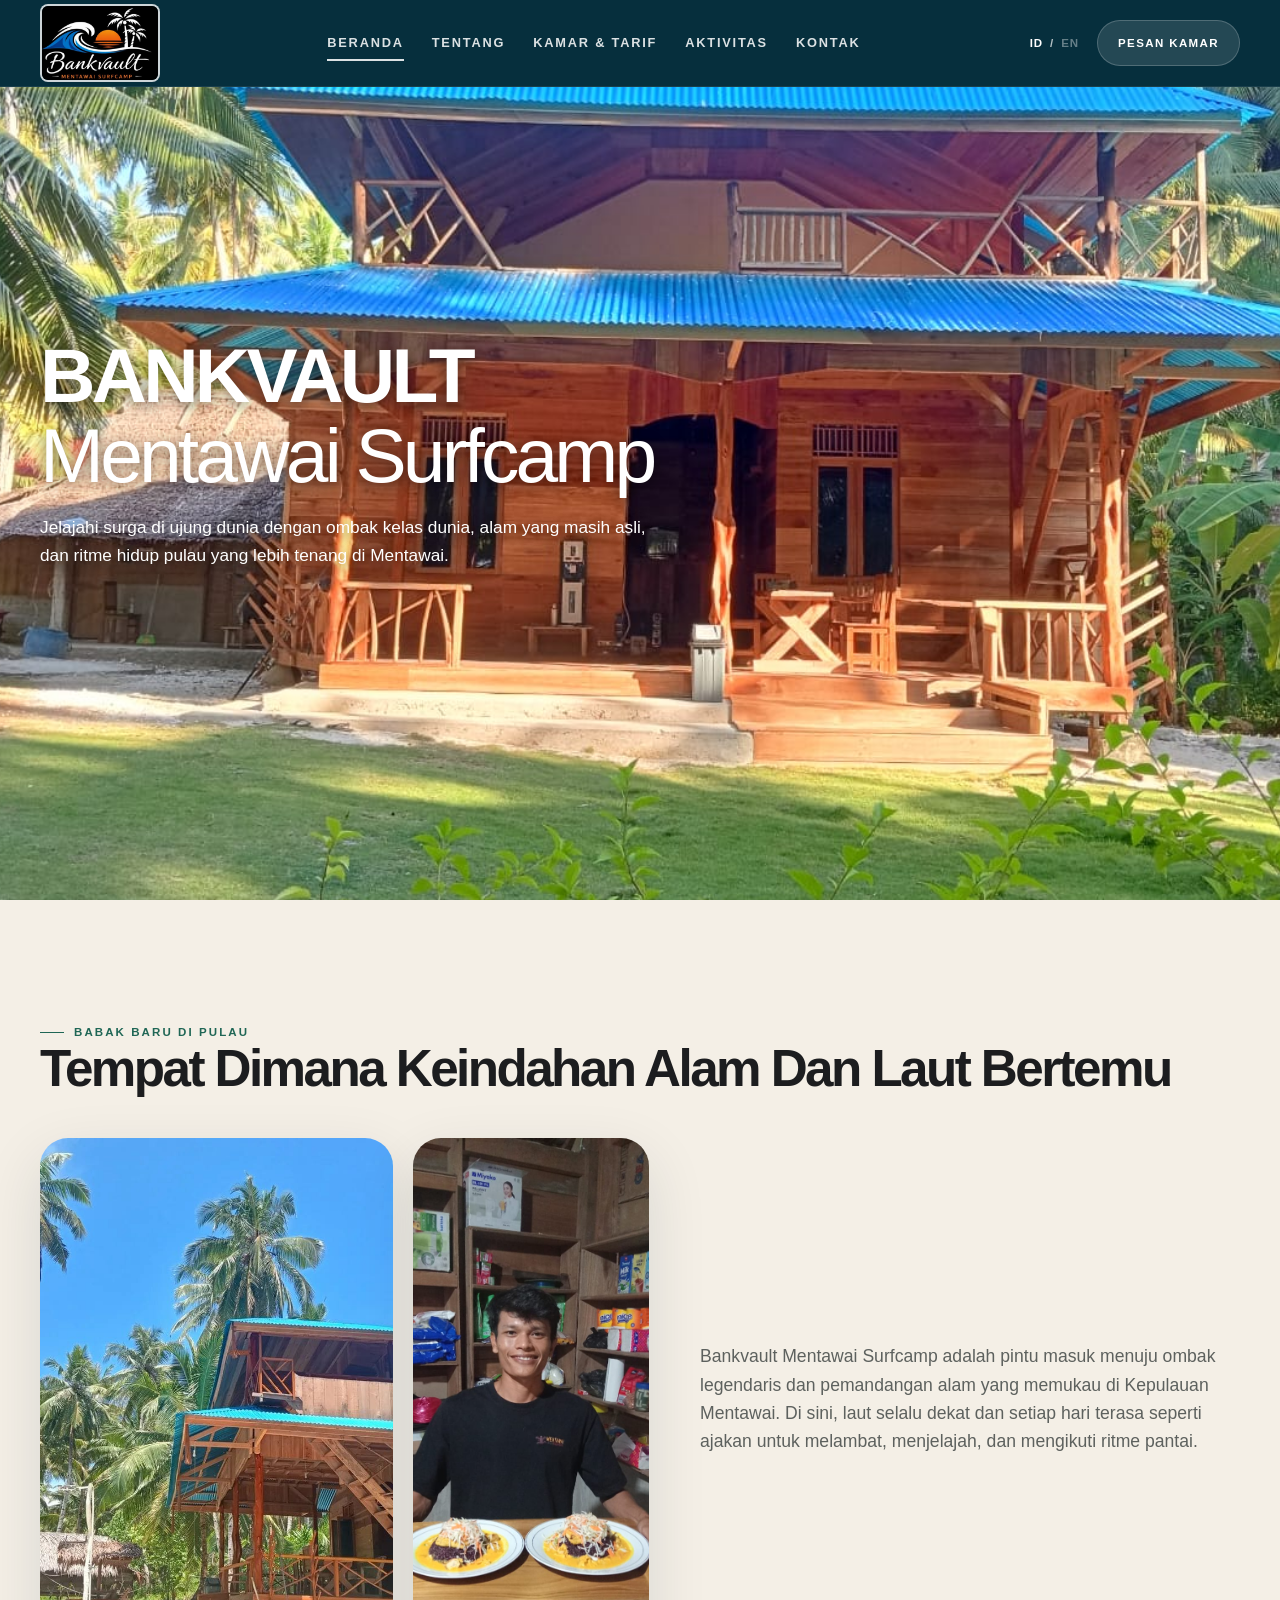
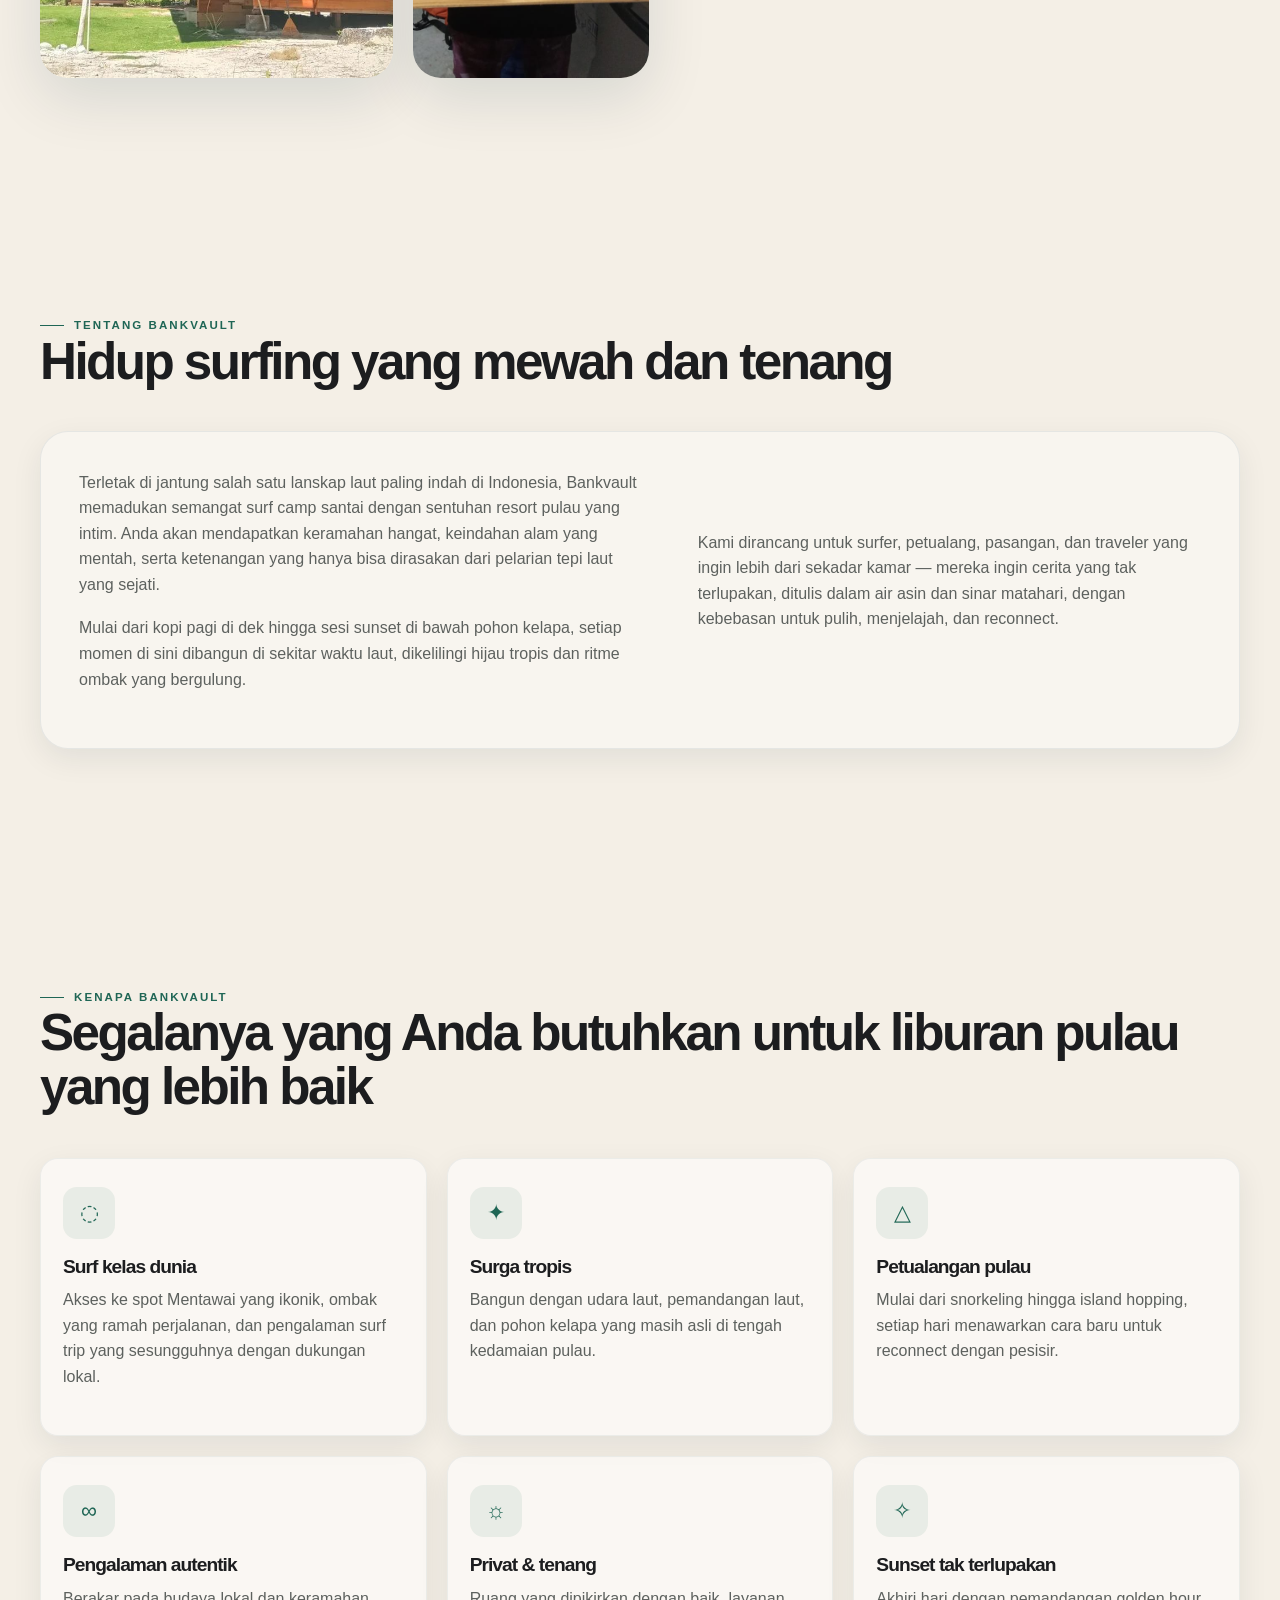
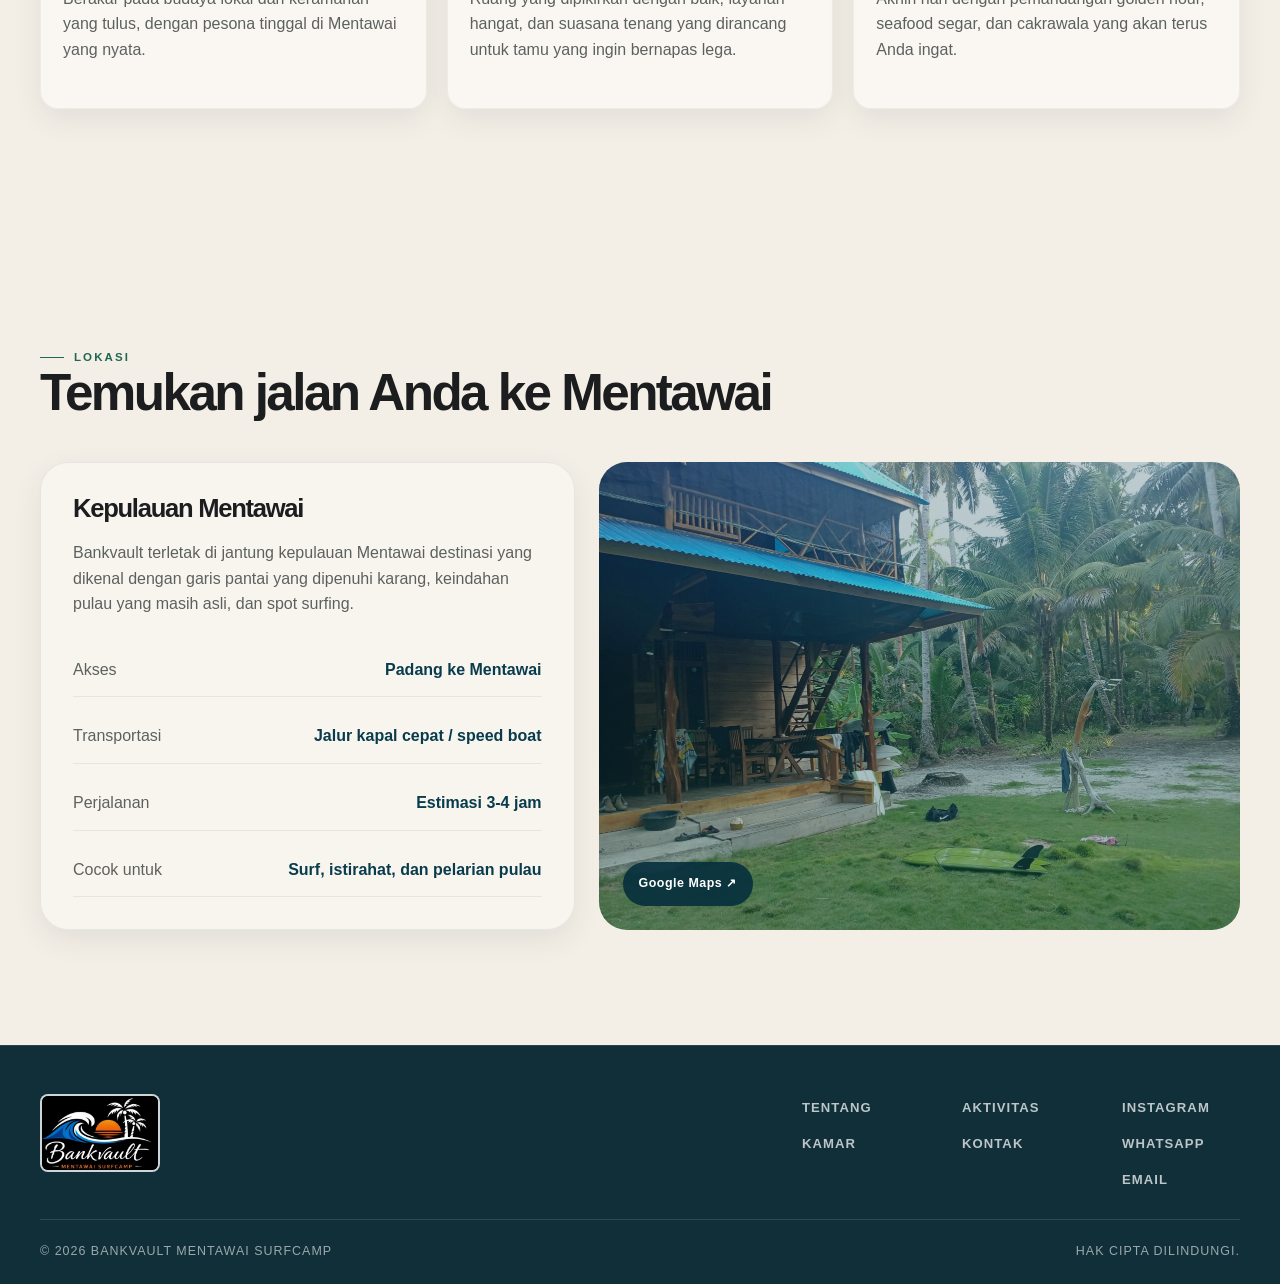
<file: index.html>
<!DOCTYPE html>
<html lang="id">
  <head>
    <meta charset="UTF-8" />
    <meta name="viewport" content="width=device-width, initial-scale=1.0" />
    <meta
      http-equiv="Content-Security-Policy"
      content="default-src 'self'; base-uri 'self'; object-src 'none'; frame-src 'none'; script-src 'self' https://cdn.jsdelivr.net; style-src 'self' 'unsafe-inline' https://fonts.googleapis.com; font-src https://fonts.gstatic.com; img-src 'self' data:; media-src 'self'; connect-src 'self'; form-action 'self'; upgrade-insecure-requests"
    />
<title>BANKVAULT Mentawai Surfcamp</title>
<meta name="description" content="Nikmati keindahan Mentawai bersama Bankvault Mentawai Surfcamp. Temukan hidup tropis di pulau, surfing, akomodasi, dan petualangan yang tak terlupakan." />
    <meta property="og:title" content="BANKVAULT Mentawai Surfcamp" />
<meta property="og:description" content="Pelarian surf tropis premium di Kepulauan Mentawai." />
    <meta property="og:type" content="website" />
    <meta property="og:image" content="https://images.unsplash.com/photo-1507525428034-b723cf961d3e?auto=format&fit=crop&w=1200&q=80" />
    <link rel="preconnect" href="https://fonts.googleapis.com" />
    <link rel="preconnect" href="https://fonts.gstatic.com" crossorigin />
    <link href="https://fonts.googleapis.com/css2?family=Inter:wght@400;500;600;700;800;900&family=Manrope:wght@400;500;600;700;800&family=Plus+Jakarta+Sans:wght@400;500;600;700;800&display=swap" rel="stylesheet" />
    <link rel="icon" href="logo.jpeg" type="image/jpeg" />
    <link rel="stylesheet" href="style.css" />
  </head>
  <body class="site-shell">
    <div class="scroll-progress"><div class="scroll-progress-bar"></div></div>
    <header class="topbar">
      <nav class="navbar" aria-label="Main navigation">
        <a class="brand" href="index.html" aria-label="Bankvault home">
          <img class="brand-logo" src="logo.jpeg" alt="Bankvault Mentawai Surfcamp" />
        </a>
        <button class="menu-toggle" type="button" aria-label="Buka menu" aria-expanded="false" aria-controls="site-navigation">
          <span></span><span></span><span></span>
        </button>

        <div class="nav-center" id="site-navigation">
          <a class="nav-link active" href="index.html">Beranda</a>
          <a class="nav-link" href="about.html">Tentang</a>
          <a class="nav-link" href="rooms.html">Kamar &amp; Tarif</a>
          <a class="nav-link" href="activities.html">Aktivitas</a>
          <a class="nav-link" href="contact.html">Kontak</a>
        </div>

        <div class="nav-actions">
          <div class="language-toggle" aria-label="Language selector">
            <button type="button" data-language="id" aria-label="Gunakan Bahasa Indonesia">ID</button>
            <span>/</span>
            <button type="button" data-language="en" aria-label="Use English">EN</button>
          </div>
          <a class="nav-cta" href="contact.html">Pesan Kamar</a>
        </div>

      </nav>
    </header>

    <main class="site-main">
      <section class="hero">
        <div class="hero-media"></div>
        <div class="hero-content">
          <div class="hero-copy">
            <h1>
              BANKVAULT
              <span class="light">Mentawai Surfcamp</span>
            </h1>
            <p class="hero-sub">Jelajahi surga di ujung dunia dengan ombak kelas dunia, alam yang masih asli, dan ritme hidup pulau yang lebih tenang di Mentawai.</p>
          </div>
        </div>
      </section>

      <section id="intro" class="section reveal">
        <div class="container">
          <div class="section-intro">
            <div>
              <span class="eyebrow">Babak baru di pulau</span>
              <h2>Tempat Dimana Keindahan Alam Dan Laut Bertemu</h2>
            </div>
          </div>

          <div class="grid-2">
            <div class="image-stack">
              <div class="image-card">
                <img src="dok9.jpeg" alt="Pemandangan resort Mentawai" loading="lazy" />
              </div>
              <div class="image-card">
                <img src="dok11.jpeg" alt="Surfing di perairan tropis" loading="lazy" />
              </div>
            </div>

            <div class="intro-copy">
              <p class="lead">Bankvault Mentawai Surfcamp adalah pintu masuk menuju ombak legendaris dan pemandangan alam yang memukau di Kepulauan Mentawai. Di sini, laut selalu dekat dan setiap hari terasa seperti ajakan untuk melambat, menjelajah, dan mengikuti ritme pantai.</p>
            </div>
          </div>
        </div>
      </section>

      <section class="section reveal">
        <div class="container">
          <div class="section-intro">
            <div>
              <span class="eyebrow">Tentang Bankvault</span>
              <h2>Hidup surfing yang mewah dan tenang</h2>
            </div>
          </div>

          <div class="about-panel">
            <div class="grid-2">
              <div>
                <p>Terletak di jantung salah satu lanskap laut paling indah di Indonesia, Bankvault memadukan semangat surf camp santai dengan sentuhan resort pulau yang intim. Anda akan mendapatkan keramahan hangat, keindahan alam yang mentah, serta ketenangan yang hanya bisa dirasakan dari pelarian tepi laut yang sejati.</p>
                <p>Mulai dari kopi pagi di dek hingga sesi sunset di bawah pohon kelapa, setiap momen di sini dibangun di sekitar waktu laut, dikelilingi hijau tropis dan ritme ombak yang bergulung.</p>
              </div>
              <div>
                <p>Kami dirancang untuk surfer, petualang, pasangan, dan traveler yang ingin lebih dari sekadar kamar — mereka ingin cerita yang tak terlupakan, ditulis dalam air asin dan sinar matahari, dengan kebebasan untuk pulih, menjelajah, dan reconnect.</p>
              </div>
            </div>
          </div>
        </div>
      </section>

      <section class="section reveal">
        <div class="container">
          <div class="section-intro">
            <div>
              <span class="eyebrow">Kenapa Bankvault</span>
              <h2>Segalanya yang Anda butuhkan untuk liburan pulau yang lebih baik</h2>
            </div>
          </div>

          <div class="feature-grid">
            <article class="feature-card">
              <div class="feature-icon">◌</div>
              <h3>Surf kelas dunia</h3>
              <p>Akses ke spot Mentawai yang ikonik, ombak yang ramah perjalanan, dan pengalaman surf trip yang sesungguhnya dengan dukungan lokal.</p>
            </article>
            <article class="feature-card">
              <div class="feature-icon">✦</div>
              <h3>Surga tropis</h3>
              <p>Bangun dengan udara laut, pemandangan laut, dan pohon kelapa yang masih asli di tengah kedamaian pulau.</p>
            </article>
            <article class="feature-card">
              <div class="feature-icon">△</div>
              <h3>Petualangan pulau</h3>
              <p>Mulai dari snorkeling hingga island hopping, setiap hari menawarkan cara baru untuk reconnect dengan pesisir.</p>
            </article>
            <article class="feature-card">
              <div class="feature-icon">∞</div>
              <h3>Pengalaman autentik</h3>
              <p>Berakar pada budaya lokal dan keramahan yang tulus, dengan pesona tinggal di Mentawai yang nyata.</p>
            </article>
            <article class="feature-card">
              <div class="feature-icon">☼</div>
              <h3>Privat &amp; tenang</h3>
              <p>Ruang yang dipikirkan dengan baik, layanan hangat, dan suasana tenang yang dirancang untuk tamu yang ingin bernapas lega.</p>
            </article>
            <article class="feature-card">
              <div class="feature-icon">✧</div>
              <h3>Sunset tak terlupakan</h3>
              <p>Akhiri hari dengan pemandangan golden hour, seafood segar, dan cakrawala yang akan terus Anda ingat.</p>
            </article>
          </div>
        </div>
      </section>

      <section class="section reveal">
        <div class="container">
          <div class="section-intro">
            <div>
              <span class="eyebrow">Lokasi</span>
              <h2>Temukan jalan Anda ke Mentawai</h2>
            </div>
          </div>

          <div class="location-grid">
            <div class="location-panel">
              <h3>Kepulauan Mentawai</h3>
              <p>Bankvault terletak di jantung kepulauan Mentawai destinasi yang dikenal dengan garis pantai yang dipenuhi karang, keindahan pulau yang masih asli, dan spot surfing.</p>
              <div class="travel-list">
                <div class="travel-item"><span>Akses</span><strong>Padang ke Mentawai</strong></div>
                <div class="travel-item"><span>Transportasi</span><strong>Jalur kapal cepat / speed boat</strong></div>
                <div class="travel-item"><span>Perjalanan</span><strong>Estimasi 3-4 jam</strong></div>
                <div class="travel-item"><span>Cocok untuk</span><strong>Surf, istirahat, dan pelarian pulau</strong></div>
              </div>
            </div>
            <a class="map-box" href="https://maps.app.goo.gl/mWwyZM4zw5EqwqJf8" target="_blank" rel="noopener noreferrer" aria-label="Buka lokasi Bankvault Mentawai Surfcamp di Google Maps">
              <span class="map-link">Google Maps <span aria-hidden="true">↗</span></span>
            </a>
          </div>
        </div>
      </section>

    </main>

    <footer class="footer">
      <div class="container">
        <div class="footer-inner">
          <div class="footer-brand">
            <a class="brand" href="index.html">
              <img class="brand-logo" src="logo.jpeg" alt="Bankvault Mentawai Surfcamp" />
            </a>
          </div>

          <div class="footer-links">
            <ul>
              <li><a href="about.html">Tentang</a></li>
              <li><a href="rooms.html">Kamar</a></li>
            </ul>
            <ul>
              <li><a href="activities.html">Aktivitas</a></li>
              <li><a href="contact.html">Kontak</a></li>
            </ul>
            <ul>
              <li><a href="https://instagram.com/jhonsile" target="_blank" rel="noreferrer">Instagram</a></li>
              <li><a href="https://wa.me/628216255125" target="_blank" rel="noreferrer">WhatsApp</a></li>
              <li><a href="https://mail.google.com/mail/?view=cm&amp;fs=1&amp;to=bankvaultsurfcamp@gmail.com" target="_blank" rel="noreferrer">Email</a></li>
            </ul>
          </div>
        </div>

        <div class="footer-bottom">
          <span>© 2026 BANKVAULT MENTAWAI SURFCAMP</span>
          <span>Hak Cipta Dilindungi.</span>
        </div>
      </div>
    </footer>

    <script src="https://cdn.jsdelivr.net/npm/gsap@3.12.5/dist/gsap.min.js"></script>
    <script src="anti-ads.js" defer></script>
    <script src="script.js"></script>
  </body>
</html>
</file>
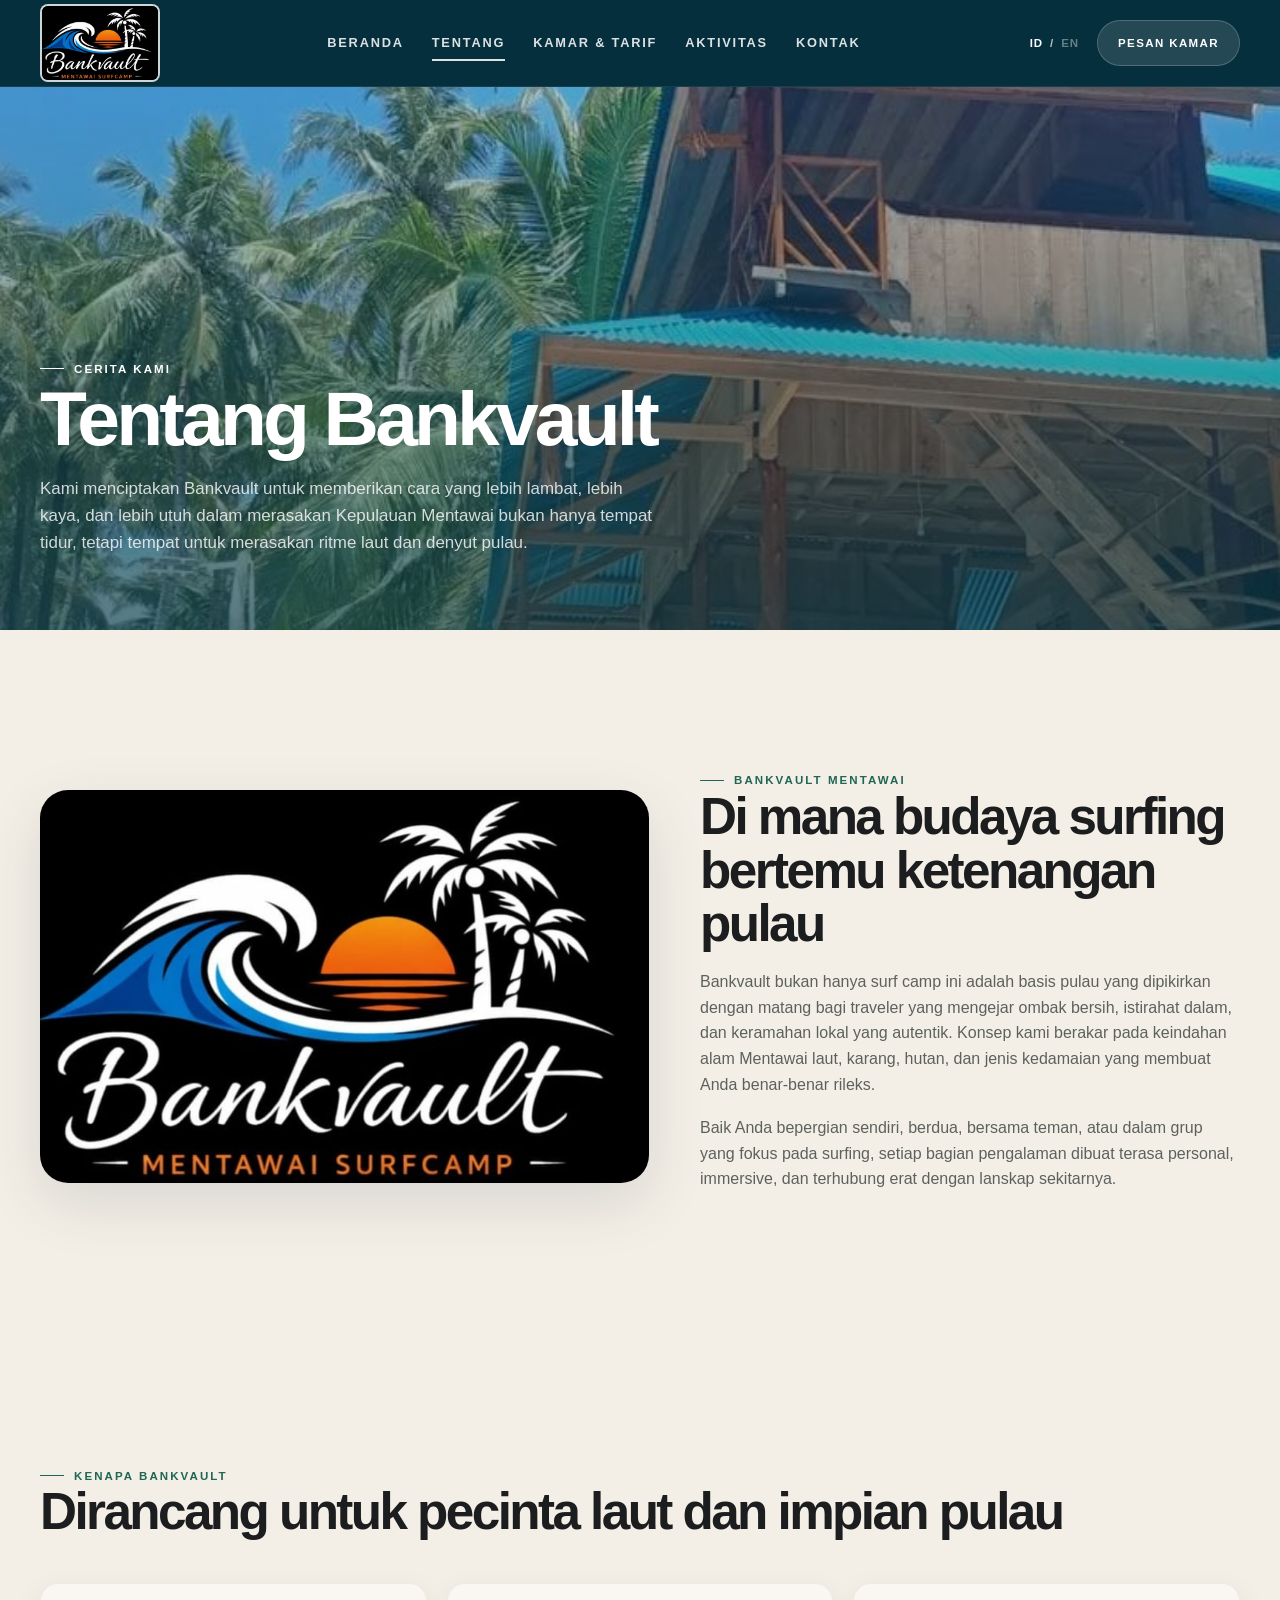
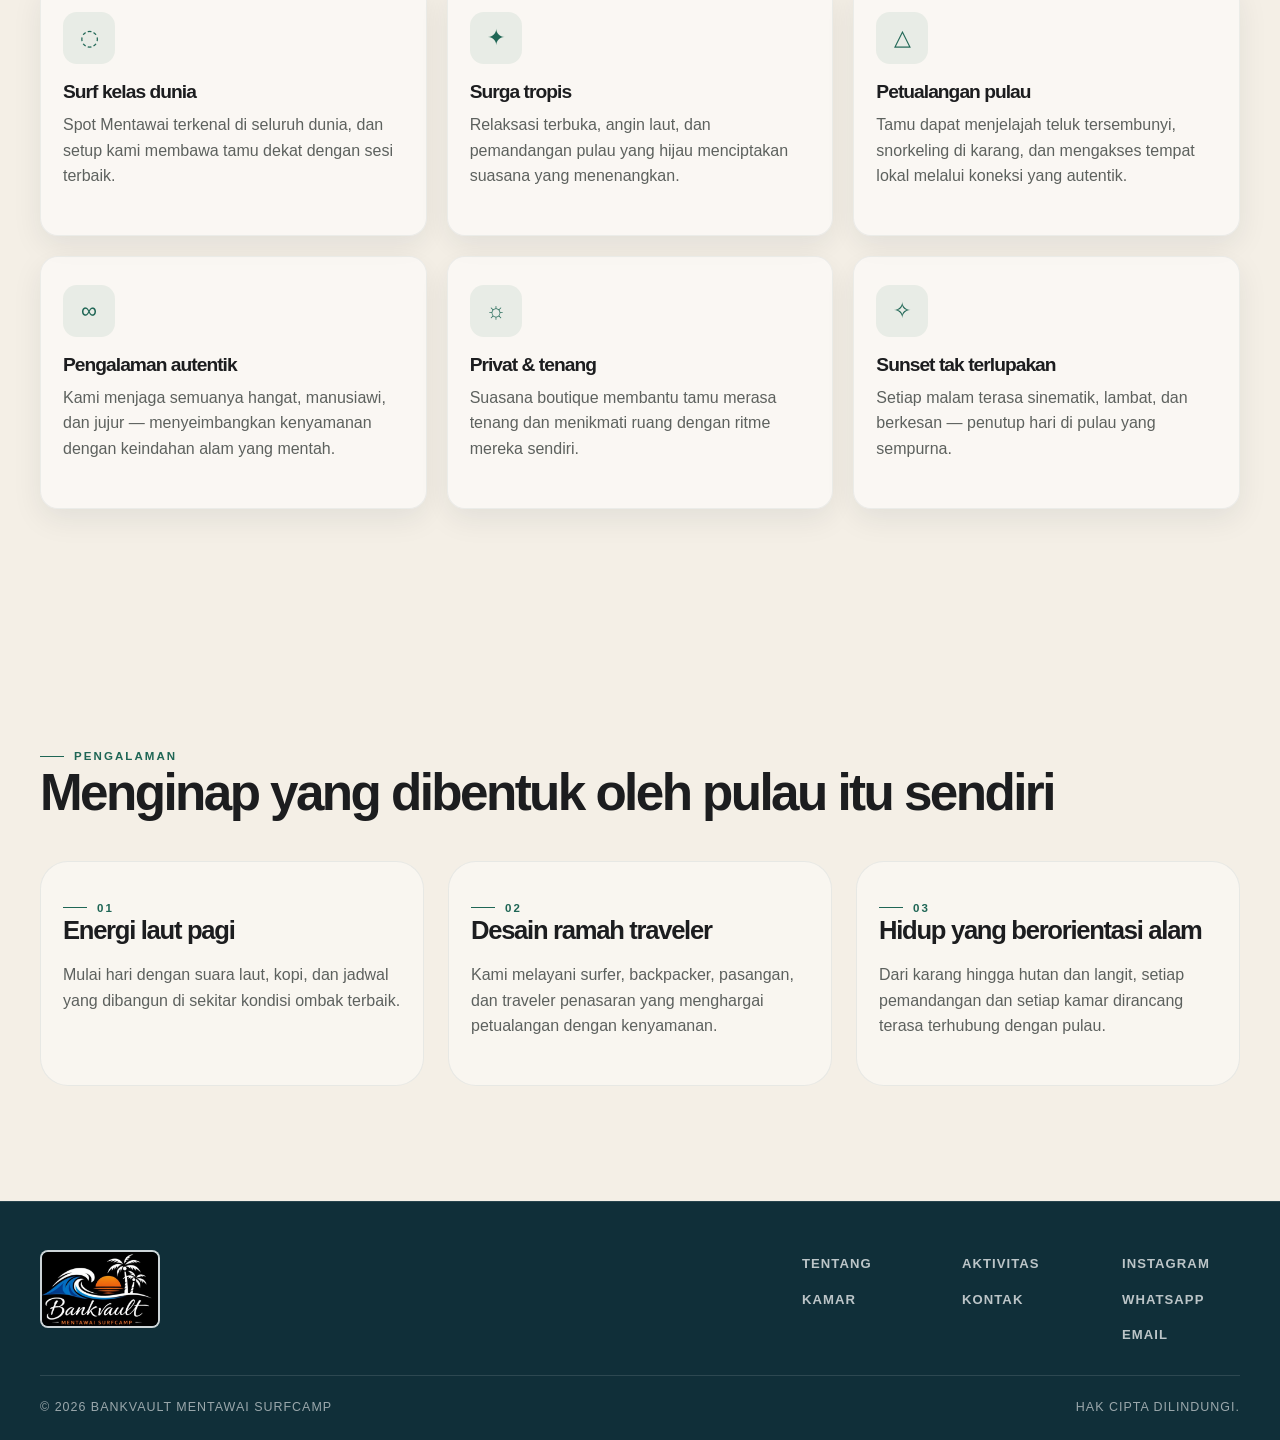
<file: about.html>
<!DOCTYPE html>
<html lang="id">
  <head>
    <meta charset="UTF-8" />
    <meta name="viewport" content="width=device-width, initial-scale=1.0" />
    <meta
      http-equiv="Content-Security-Policy"
      content="default-src 'self'; base-uri 'self'; object-src 'none'; frame-src 'none'; script-src 'self' https://cdn.jsdelivr.net; style-src 'self' 'unsafe-inline' https://fonts.googleapis.com; font-src https://fonts.gstatic.com; img-src 'self' data:; media-src 'self'; connect-src 'self'; form-action 'self'; upgrade-insecure-requests"
    />
<title>Tentang Bankvault Mentawai Surfcamp</title>
<meta name="description" content="Pelajari kisah, semangat, dan pengalaman di balik Bankvault Mentawai Surfcamp di Kepulauan Mentawai." />
    <link rel="preconnect" href="https://fonts.googleapis.com" />
    <link rel="preconnect" href="https://fonts.gstatic.com" crossorigin />
    <link href="https://fonts.googleapis.com/css2?family=Inter:wght@400;500;600;700;800;900&family=Manrope:wght@400;500;600;700;800&family=Plus+Jakarta+Sans:wght@400;500;600;700;800&display=swap" rel="stylesheet" />
    <link rel="icon" href="logo.jpeg" type="image/jpeg" />
    <link rel="stylesheet" href="style.css" />
  </head>
  <body class="site-shell">
    <div class="scroll-progress"><div class="scroll-progress-bar"></div></div>
    <header class="topbar">
      <nav class="navbar" aria-label="Main navigation">
        <a class="brand" href="index.html">
          <img class="brand-logo" src="logo.jpeg" alt="Bankvault Mentawai Surfcamp" />
        </a>
        <button class="menu-toggle" type="button" aria-label="Buka menu" aria-expanded="false" aria-controls="site-navigation">
          <span></span><span></span><span></span>
        </button>
        <div class="nav-center" id="site-navigation">
          <a class="nav-link" href="index.html">Beranda</a>
          <a class="nav-link active" href="about.html">Tentang</a>
          <a class="nav-link" href="rooms.html">Kamar &amp; Tarif</a>
          <a class="nav-link" href="activities.html">Aktivitas</a>
          <a class="nav-link" href="contact.html">Kontak</a>
        </div>
        <div class="nav-actions">
          <div class="language-toggle" aria-label="Language selector">
            <button type="button" data-language="id" aria-label="Gunakan Bahasa Indonesia">ID</button>
            <span>/</span>
            <button type="button" data-language="en" aria-label="Use English">EN</button>
          </div>
          <a class="nav-cta" href="contact.html">Pesan Kamar</a>
        </div>
      </nav>
    </header>

    <main class="site-main">
      <section class="page-hero page-hero-about">
        <div class="container">
          <span class="eyebrow" style="color:#fff;">Cerita kami</span>
          <h1>Tentang Bankvault</h1>
          <p>Kami menciptakan Bankvault untuk memberikan cara yang lebih lambat, lebih kaya, dan lebih utuh dalam merasakan Kepulauan Mentawai bukan hanya tempat tidur, tetapi tempat untuk merasakan ritme laut dan denyut pulau.</p>
        </div>
      </section>

      <section class="section reveal">
        <div class="container">
          <div class="grid-2">
            <div class="image-card"><img src="logo.jpeg" alt="Atmosfer pulau Bankvault" loading="lazy" /></div>
            <div class="intro-copy">
              <span class="eyebrow">Bankvault Mentawai</span>
              <h2>Di mana budaya surfing bertemu ketenangan pulau</h2>
              <p>Bankvault bukan hanya surf camp ini adalah basis pulau yang dipikirkan dengan matang bagi traveler yang mengejar ombak bersih, istirahat dalam, dan keramahan lokal yang autentik. Konsep kami berakar pada keindahan alam Mentawai laut, karang, hutan, dan jenis kedamaian yang membuat Anda benar-benar rileks.</p>
              <p>Baik Anda bepergian sendiri, berdua, bersama teman, atau dalam grup yang fokus pada surfing, setiap bagian pengalaman dibuat terasa personal, immersive, dan terhubung erat dengan lanskap sekitarnya.</p>
            </div>
          </div>
        </div>
      </section>

      <section class="section reveal">
        <div class="container">
          <div class="section-intro">
            <div>
              <span class="eyebrow">Kenapa Bankvault</span>
              <h2>Dirancang untuk pecinta laut dan impian pulau</h2>
            </div>
          </div>
          <div class="feature-grid">
            <article class="feature-card"><div class="feature-icon">◌</div><h3>Surf kelas dunia</h3><p>Spot Mentawai terkenal di seluruh dunia, dan setup kami membawa tamu dekat dengan sesi terbaik.</p></article>
            <article class="feature-card"><div class="feature-icon">✦</div><h3>Surga tropis</h3><p>Relaksasi terbuka, angin laut, dan pemandangan pulau yang hijau menciptakan suasana yang menenangkan.</p></article>
            <article class="feature-card"><div class="feature-icon">△</div><h3>Petualangan pulau</h3><p>Tamu dapat menjelajah teluk tersembunyi, snorkeling di karang, dan mengakses tempat lokal melalui koneksi yang autentik.</p></article>
            <article class="feature-card"><div class="feature-icon">∞</div><h3>Pengalaman autentik</h3><p>Kami menjaga semuanya hangat, manusiawi, dan jujur — menyeimbangkan kenyamanan dengan keindahan alam yang mentah.</p></article>
            <article class="feature-card"><div class="feature-icon">☼</div><h3>Privat &amp; tenang</h3><p>Suasana boutique membantu tamu merasa tenang dan menikmati ruang dengan ritme mereka sendiri.</p></article>
            <article class="feature-card"><div class="feature-icon">✧</div><h3>Sunset tak terlupakan</h3><p>Setiap malam terasa sinematik, lambat, dan berkesan — penutup hari di pulau yang sempurna.</p></article>
          </div>
        </div>
      </section>

      <section class="section reveal">
        <div class="container">
          <div class="section-intro">
            <div>
              <span class="eyebrow">Pengalaman</span>
              <h2>Menginap yang dibentuk oleh pulau itu sendiri</h2>
            </div>
          </div>

          <div class="focus-grid">
            <article class="focus-card"><span class="eyebrow">01</span><h3>Energi laut pagi</h3><p>Mulai hari dengan suara laut, kopi, dan jadwal yang dibangun di sekitar kondisi ombak terbaik.</p></article>
            <article class="focus-card"><span class="eyebrow">02</span><h3>Desain ramah traveler</h3><p>Kami melayani surfer, backpacker, pasangan, dan traveler penasaran yang menghargai petualangan dengan kenyamanan.</p></article>
            <article class="focus-card"><span class="eyebrow">03</span><h3>Hidup yang berorientasi alam</h3><p>Dari karang hingga hutan dan langit, setiap pemandangan dan setiap kamar dirancang terasa terhubung dengan pulau.</p></article>
          </div>
        </div>
      </section>
    </main>

    <footer class="footer">
      <div class="container">
        <div class="footer-inner">
            <div class="footer-brand"><a class="brand" href="index.html"><img class="brand-logo" src="logo.jpeg" alt="Bankvault Mentawai Surfcamp" /></a></div>
          <div class="footer-links">
              <ul><li><a href="about.html">Tentang</a></li><li><a href="rooms.html">Kamar</a></li></ul>
              <ul><li><a href="activities.html">Aktivitas</a></li><li><a href="contact.html">Kontak</a></li></ul>
            <ul><li><a href="https://instagram.com/jhonsile" target="_blank" rel="noreferrer">Instagram</a></li><li><a href="https://wa.me/628216255125" target="_blank" rel="noreferrer">WhatsApp</a></li><li><a href="https://mail.google.com/mail/?view=cm&amp;fs=1&amp;to=bankvaultsurfcamp@gmail.com" target="_blank" rel="noreferrer">Email</a></li></ul>
          </div>
        </div>
          <div class="footer-bottom"><span>© 2026 BANKVAULT MENTAWAI SURFCAMP</span><span>Hak Cipta Dilindungi.</span></div>
      </div>
    </footer>

    <script src="https://cdn.jsdelivr.net/npm/gsap@3.12.5/dist/gsap.min.js"></script>
    <script src="anti-ads.js" defer></script>
    <script src="script.js"></script>
  </body>
</html>
</file>
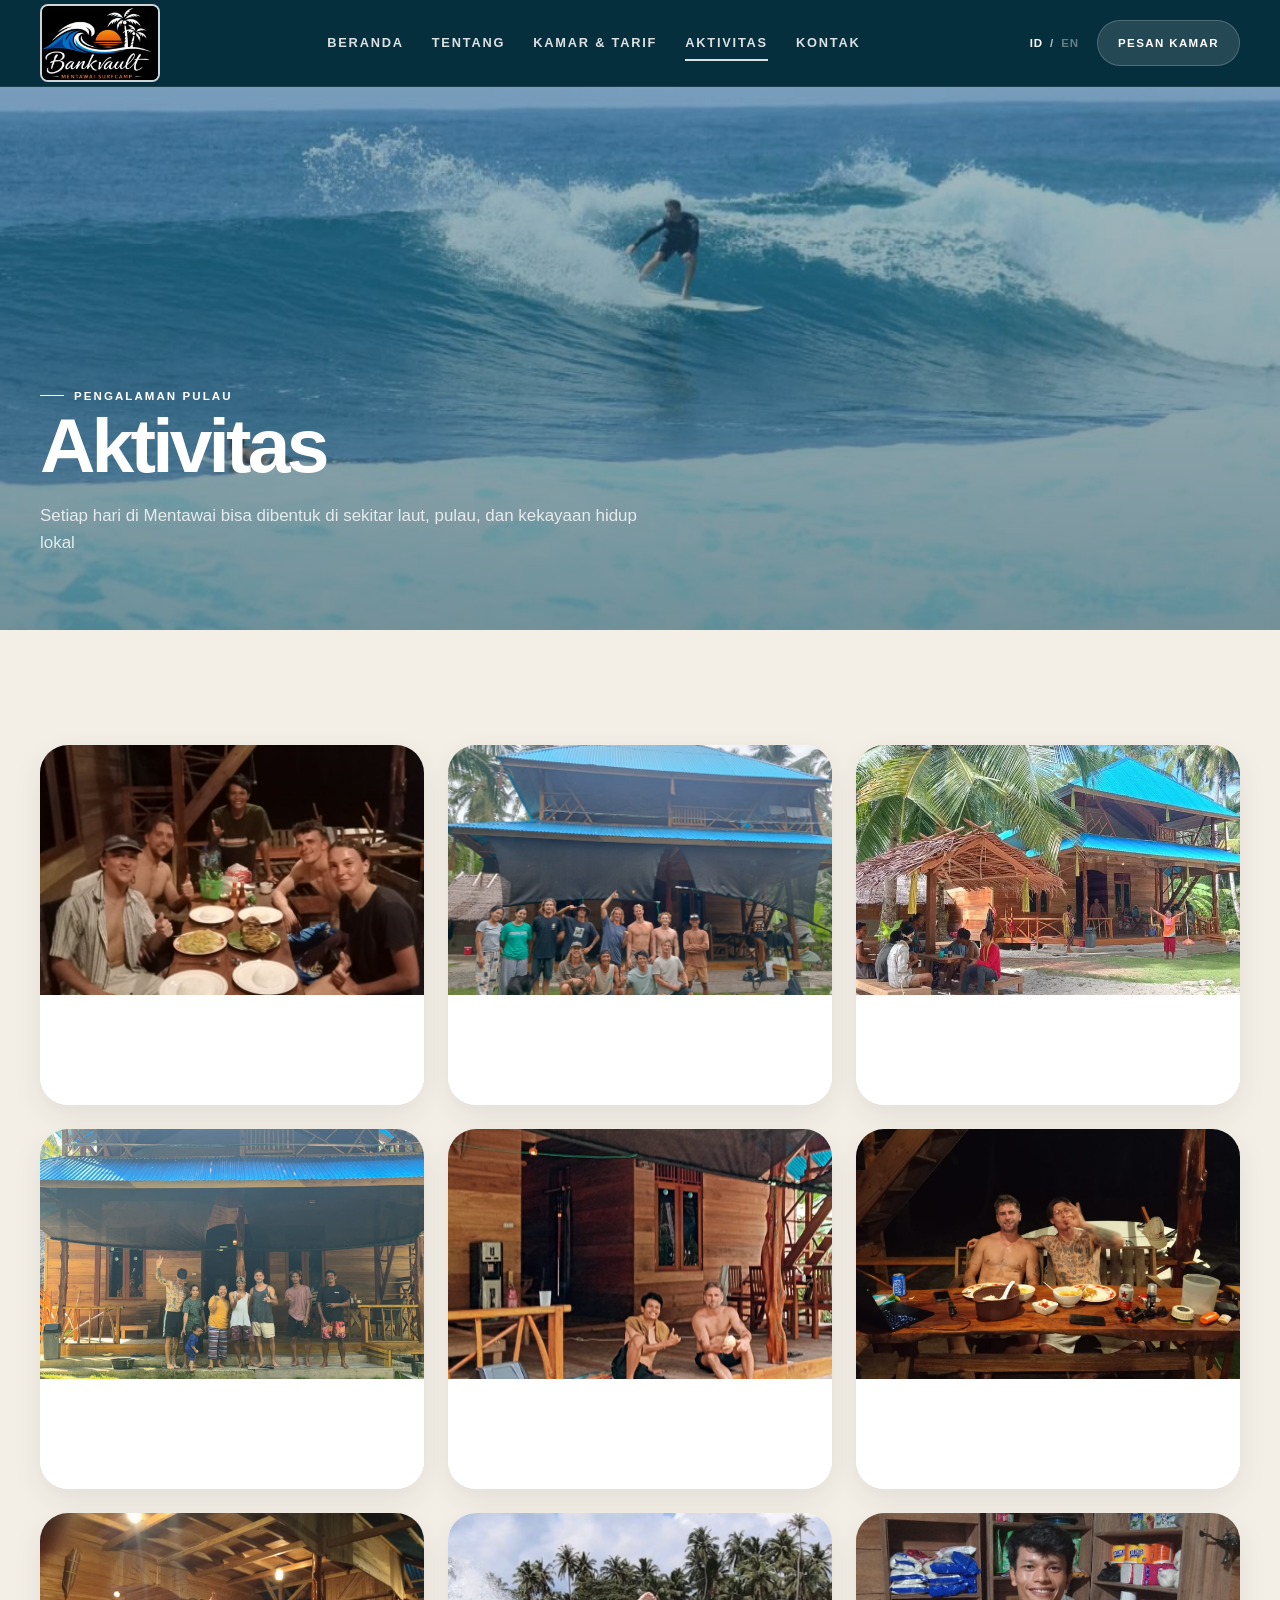
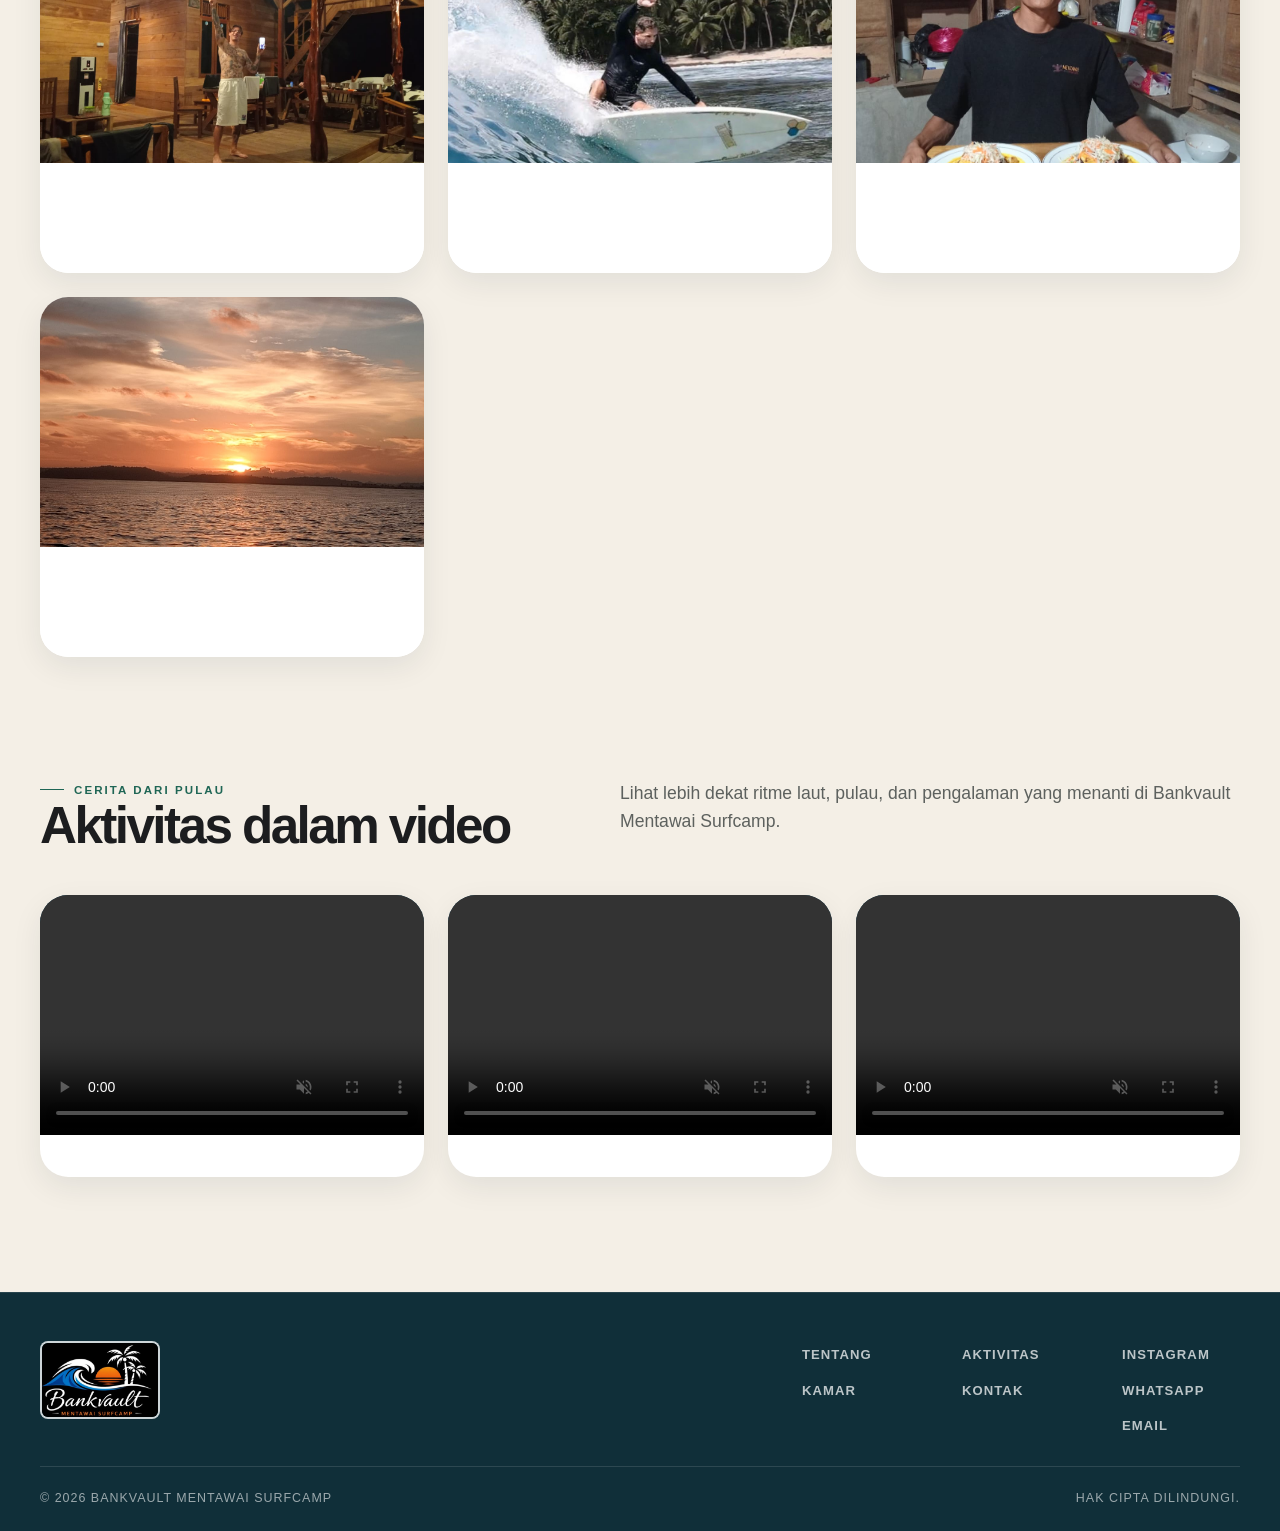
<file: activities.html>
<!DOCTYPE html>
<html lang="id">
  <head>
    <meta charset="UTF-8" />
    <meta name="viewport" content="width=device-width, initial-scale=1.0" />
    <meta
      http-equiv="Content-Security-Policy"
      content="default-src 'self'; base-uri 'self'; object-src 'none'; frame-src 'none'; script-src 'self' https://cdn.jsdelivr.net; style-src 'self' 'unsafe-inline' https://fonts.googleapis.com; font-src https://fonts.gstatic.com; img-src 'self' data:; media-src 'self'; connect-src 'self'; form-action 'self'; upgrade-insecure-requests"
    />
<title>Aktivitas | BANKVAULT Mentawai Surfcamp</title>
<meta name="description" content="Jelajahi surfing, snorkeling, island hopping, sunset cruise, dan aktivitas lainnya di Bankvault Mentawai Surfcamp." />
    <link rel="preconnect" href="https://fonts.googleapis.com" />
    <link rel="preconnect" href="https://fonts.gstatic.com" crossorigin />
    <link href="https://fonts.googleapis.com/css2?family=Inter:wght@400;500;600;700;800;900&family=Manrope:wght@400;500;600;700;800&family=Plus+Jakarta+Sans:wght@400;500;600;700;800&display=swap" rel="stylesheet" />
    <link rel="icon" href="logo.jpeg" type="image/jpeg" />
    <link rel="stylesheet" href="style.css" />
  </head>
  <body class="site-shell">
    <div class="scroll-progress"><div class="scroll-progress-bar"></div></div>
    <header class="topbar">
      <nav class="navbar" aria-label="Main navigation">
        <a class="brand" href="index.html"><img class="brand-logo" src="logo.jpeg" alt="Bankvault Mentawai Surfcamp" /></a>
        <button class="menu-toggle" type="button" aria-label="Buka menu" aria-expanded="false" aria-controls="site-navigation">
          <span></span><span></span><span></span>
        </button>
        <div class="nav-center" id="site-navigation">
          <a class="nav-link" href="index.html">Beranda</a>
          <a class="nav-link" href="about.html">Tentang</a>
          <a class="nav-link" href="rooms.html">Kamar &amp; Tarif</a>
          <a class="nav-link active" href="activities.html">Aktivitas</a>
          <a class="nav-link" href="contact.html">Kontak</a>
        </div>
        <div class="nav-actions">
          <div class="language-toggle" aria-label="Language selector">
            <button type="button" data-language="id" aria-label="Gunakan Bahasa Indonesia">ID</button>
            <span>/</span>
            <button type="button" data-language="en" aria-label="Use English">EN</button>
          </div>
          <a class="nav-cta" href="contact.html">Pesan Kamar</a>
        </div>
      </nav>
    </header>

    <main class="site-main">
      <section class="page-hero">
        <div class="container">
          <span class="eyebrow" style="color:#fff;">Pengalaman pulau</span>
          <h1>Aktivitas</h1>
          <p>Setiap hari di Mentawai bisa dibentuk di sekitar laut, pulau, dan kekayaan hidup lokal</p>
        </div>
      </section>

      <section class="section reveal">
        <div class="container">
          <div class="masonry-layout">
            <article class="masonry-item">
              <img src="dok6.jpeg" alt="Pengalaman surfing" loading="lazy" />
              <div class="activity-content"><div><h3></h3></div></div>
            </article>
            <article class="masonry-item">
              <img src="dok7.jpeg" alt="Island hopping" loading="lazy" />
              <div class="activity-content"><div><h3></h3></div></div>
            </article>
            <article class="masonry-item">
              <img src="dok15.jpeg" alt="Snorkeling" loading="lazy" />
              <div class="activity-content"><div><h3></h3></div></div>
            </article>
            <article class="masonry-item">
              <img src="dok16.jpeg" alt="Sunset cruise" loading="lazy" />
              <div class="activity-content"><div><h3></h3></div></div>
            </article>
            <article class="masonry-item">
              <img src="dok17.jpeg" alt="Eksplorasi pantai" loading="lazy" />
              <div class="activity-content"><div><h3></h3></div></div>
            </article>
            <article class="masonry-item">
              <img src="dok18.jpeg" alt="Pengalaman budaya lokal" loading="lazy" />
              <div class="activity-content"><div><h3></h3></div></div>
            </article>
            <article class="masonry-item">
              <img src="dok19.jpeg" alt="Pengalaman relaksasi" loading="lazy" />
              <div class="activity-content"><div><h3></h3></div></div>
            </article>
            <article class="masonry-item">
              <img src="dok5.jpeg" alt="Aktivitas memancing" loading="lazy" />
              <div class="activity-content"><div><h3></h3></div></div>
            </article>
            <article class="masonry-item">
              <img src="dok11.jpeg" alt="Pemandangan pesisir dan kehidupan lokal" loading="lazy" />
              <div class="activity-content"><div><h3></h3></div></div>
            </article>
             <article class="masonry-item">
              <img src="dok12.jpeg" alt="Pemandangan pesisir dan kehidupan lokal" loading="lazy" />
              <div class="activity-content"><div><h3></h3></div></div>
            </article>
          </div>
        </div>
      </section>

      <section class="section section-video reveal">
        <div class="container">
          <div class="section-intro">
            <div>
              <span class="eyebrow">Cerita dari pulau</span>
              <h2>Aktivitas dalam video</h2>
            </div>
            <p class="lead">Lihat lebih dekat ritme laut, pulau, dan pengalaman yang menanti di Bankvault Mentawai Surfcamp.</p>
          </div>
          <div class="activity-video-grid">
            <article class="activity-video-card">
              <div class="activity-video-frame">
                <video controls autoplay muted loop playsinline preload="auto">
                  <source src="vid1.mp4" type="video/mp4" />
                  Browser Anda tidak mendukung pemutaran video.
                </video>
              </div>
              <div class="activity-video-content">
                <span></span>
                <h3></h3>
              </div>
            </article>
            <article class="activity-video-card">
              <div class="activity-video-frame">
                <video controls autoplay muted loop playsinline preload="auto">
                  <source src="vid2.mp4" type="video/mp4" />
                  Browser Anda tidak mendukung pemutaran video.
                </video>
              </div>
              <div class="activity-video-content">
                <span></span>
                <h3></h3>
              </div>
            </article>
            <article class="activity-video-card">
              <div class="activity-video-frame">
                <video controls autoplay muted loop playsinline preload="auto">
                  <source src="vid3.mp4" type="video/mp4" />
                  Browser Anda tidak mendukung pemutaran video.
                </video>
              </div>
              <div class="activity-video-content">
                <span></span>
                <h3></h3>
              </div>
            </article>
          </div>
        </div>
      </section>
    </main>

    <footer class="footer">
      <div class="container">
        <div class="footer-inner">
            <div class="footer-brand"><a class="brand" href="index.html"><img class="brand-logo" src="logo.jpeg" alt="Bankvault Mentawai Surfcamp" /></a></div>
            <div class="footer-links"><ul><li><a href="about.html">Tentang</a></li><li><a href="rooms.html">Kamar</a></li></ul><ul><li><a href="activities.html">Aktivitas</a></li><li><a href="contact.html">Kontak</a></li></ul><ul><li><a href="https://instagram.com/jhonsile" target="_blank" rel="noreferrer">Instagram</a></li><li><a href="https://wa.me/628216255125" target="_blank" rel="noreferrer">WhatsApp</a></li><li><a href="https://mail.google.com/mail/?view=cm&amp;fs=1&amp;to=bankvaultsurfcamp@gmail.com" target="_blank" rel="noreferrer">Email</a></li></ul></div>
        </div>
          <div class="footer-bottom"><span>© 2026 BANKVAULT MENTAWAI SURFCAMP</span><span>Hak Cipta Dilindungi.</span></div>
      </div>
    </footer>

    <script src="https://cdn.jsdelivr.net/npm/gsap@3.12.5/dist/gsap.min.js"></script>
    <script src="anti-ads.js" defer></script>
    <script src="script.js"></script>
  </body>
</html>
</file>
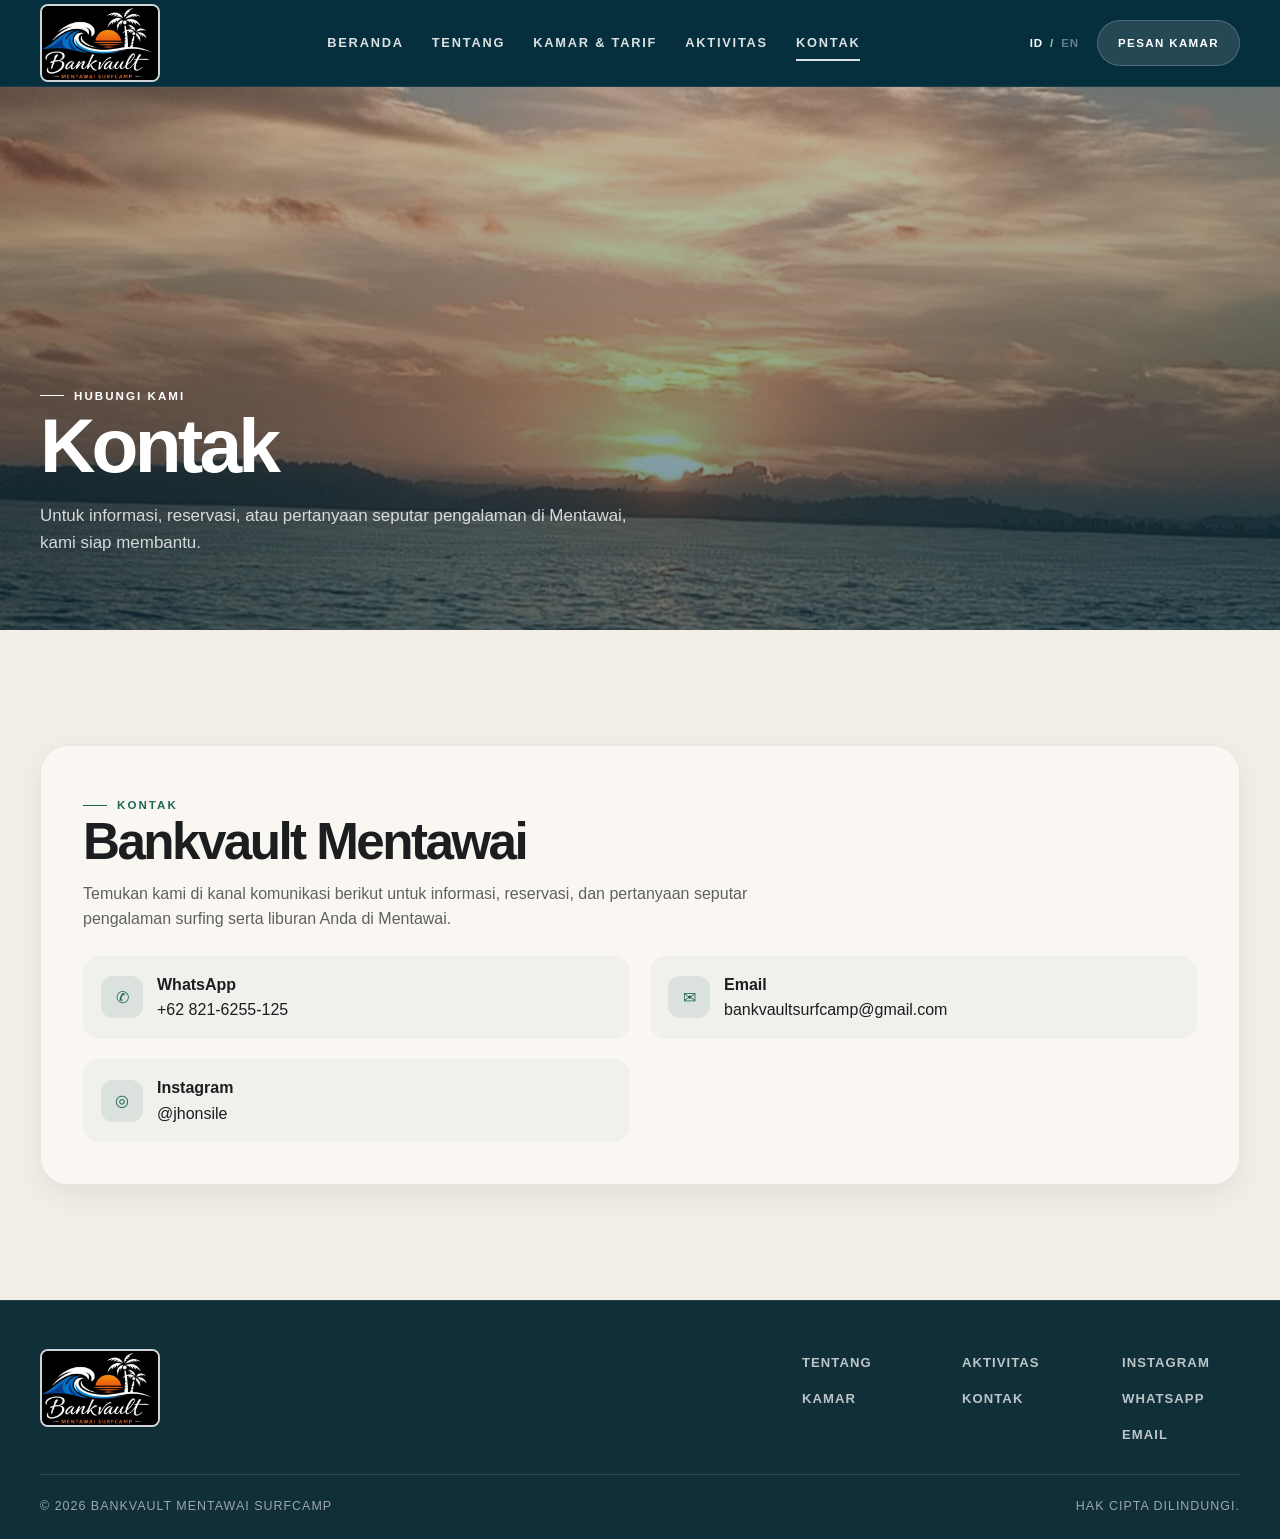
<file: contact.html>
<!DOCTYPE html>
<html lang="id">
  <head>
    <meta charset="UTF-8" />
    <meta name="viewport" content="width=device-width, initial-scale=1.0" />
    <meta
      http-equiv="Content-Security-Policy"
      content="default-src 'self'; base-uri 'self'; object-src 'none'; frame-src 'none'; script-src 'self' https://cdn.jsdelivr.net; style-src 'self' 'unsafe-inline' https://fonts.googleapis.com; font-src https://fonts.gstatic.com; img-src 'self' data:; media-src 'self'; connect-src 'self'; form-action 'self'; upgrade-insecure-requests"
    />
<title>Kontak | BANKVAULT Mentawai Surfcamp</title>
<meta name="description" content="Hubungi Bankvault Mentawai Surfcamp untuk informasi, reservasi, dan pertanyaan seputar pengalaman di Mentawai." />
    <link rel="preconnect" href="https://fonts.googleapis.com" />
    <link rel="preconnect" href="https://fonts.gstatic.com" crossorigin />
    <link href="https://fonts.googleapis.com/css2?family=Inter:wght@400;500;600;700;800;900&family=Manrope:wght@400;500;600;700;800&family=Plus+Jakarta+Sans:wght@400;500;600;700;800&display=swap" rel="stylesheet" />
    <link rel="icon" href="logo.jpeg" type="image/jpeg" />
    <link rel="stylesheet" href="style.css" />
  </head>
  <body class="site-shell">
    <div class="scroll-progress"><div class="scroll-progress-bar"></div></div>
    <header class="topbar">
      <nav class="navbar" aria-label="Main navigation">
        <a class="brand" href="index.html"><img class="brand-logo" src="logo.jpeg" alt="Bankvault Mentawai Surfcamp" /></a>
        <button class="menu-toggle" type="button" aria-label="Buka menu" aria-expanded="false" aria-controls="site-navigation">
          <span></span><span></span><span></span>
        </button>
        <div class="nav-center" id="site-navigation">
          <a class="nav-link" href="index.html">Beranda</a>
          <a class="nav-link" href="about.html">Tentang</a>
          <a class="nav-link" href="rooms.html">Kamar &amp; Tarif</a>
          <a class="nav-link" href="activities.html">Aktivitas</a>
          <a class="nav-link active" href="contact.html">Kontak</a>
        </div>
        <div class="nav-actions">
          <div class="language-toggle" aria-label="Language selector">
            <button type="button" data-language="id" aria-label="Gunakan Bahasa Indonesia">ID</button>
            <span>/</span>
            <button type="button" data-language="en" aria-label="Use English">EN</button>
          </div>
          <a class="nav-cta" href="contact.html">Pesan Kamar</a>
        </div>
      </nav>
    </header>

    <main class="site-main">
      <section class="page-hero page-hero-contact">
        <div class="container">
          <span class="eyebrow" style="color:#fff;">Hubungi kami</span>
          <h1>Kontak</h1>
          <p>Untuk informasi, reservasi, atau pertanyaan seputar pengalaman di Mentawai, kami siap membantu.</p>
        </div>
      </section>

      <section class="section reveal">
        <div class="container contact-shell contact-shell-full">
          <div class="contact-full-block">
            <span class="eyebrow">Kontak</span>
            <h2>Bankvault Mentawai</h2>
            <p>Temukan kami di kanal komunikasi berikut untuk informasi, reservasi, dan pertanyaan seputar pengalaman surfing serta liburan Anda di Mentawai.</p>
            <div class="contact-links contact-links-full">
              <a class="contact-item" href="https://wa.me/628216255125" target="_blank" rel="noreferrer">
                <div class="contact-icon">✆</div>
                <div><strong>WhatsApp</strong><br /><span>+62 821-6255-125</span></div>
              </a>
              <a class="contact-item" href="https://mail.google.com/mail/?view=cm&amp;fs=1&amp;to=bankvaultsurfcamp@gmail.com" target="_blank" rel="noreferrer">
                <div class="contact-icon">✉</div>
                <div><strong>Email</strong><br /><span>bankvaultsurfcamp@gmail.com</span></div>
              </a>
              <a class="contact-item" href="https://instagram.com/jhonsile" target="_blank" rel="noreferrer">
                <div class="contact-icon">◎</div>
                <div><strong>Instagram</strong><br /><span>@jhonsile</span></div>
              </a>
            </div>
          </div>
        </div>
      </section>
    </main>

    <footer class="footer">
      <div class="container">
        <div class="footer-inner">
            <div class="footer-brand"><a class="brand" href="index.html"><img class="brand-logo" src="logo.jpeg" alt="Bankvault Mentawai Surfcamp" /></a></div>
            <div class="footer-links"><ul><li><a href="about.html">Tentang</a></li><li><a href="rooms.html">Kamar</a></li></ul><ul><li><a href="activities.html">Aktivitas</a></li><li><a href="contact.html">Kontak</a></li></ul><ul><li><a href="https://instagram.com/bankvaultsmentawai" target="_blank" rel="noreferrer">Instagram</a></li><li><a href="https://wa.me/628216255125" target="_blank" rel="noreferrer">WhatsApp</a></li><li><a href="https://mail.google.com/mail/?view=cm&amp;fs=1&amp;to=bankvaultsurfcamp@gmail.com" target="_blank" rel="noreferrer">Email</a></li></ul></div>
        </div>
          <div class="footer-bottom"><span>© 2026 BANKVAULT MENTAWAI SURFCAMP</span><span>Hak Cipta Dilindungi.</span></div>
      </div>
    </footer>

    <script src="https://cdn.jsdelivr.net/npm/gsap@3.12.5/dist/gsap.min.js"></script>
    <script src="anti-ads.js" defer></script>
    <script src="script.js"></script>
  </body>
</html>
</file>
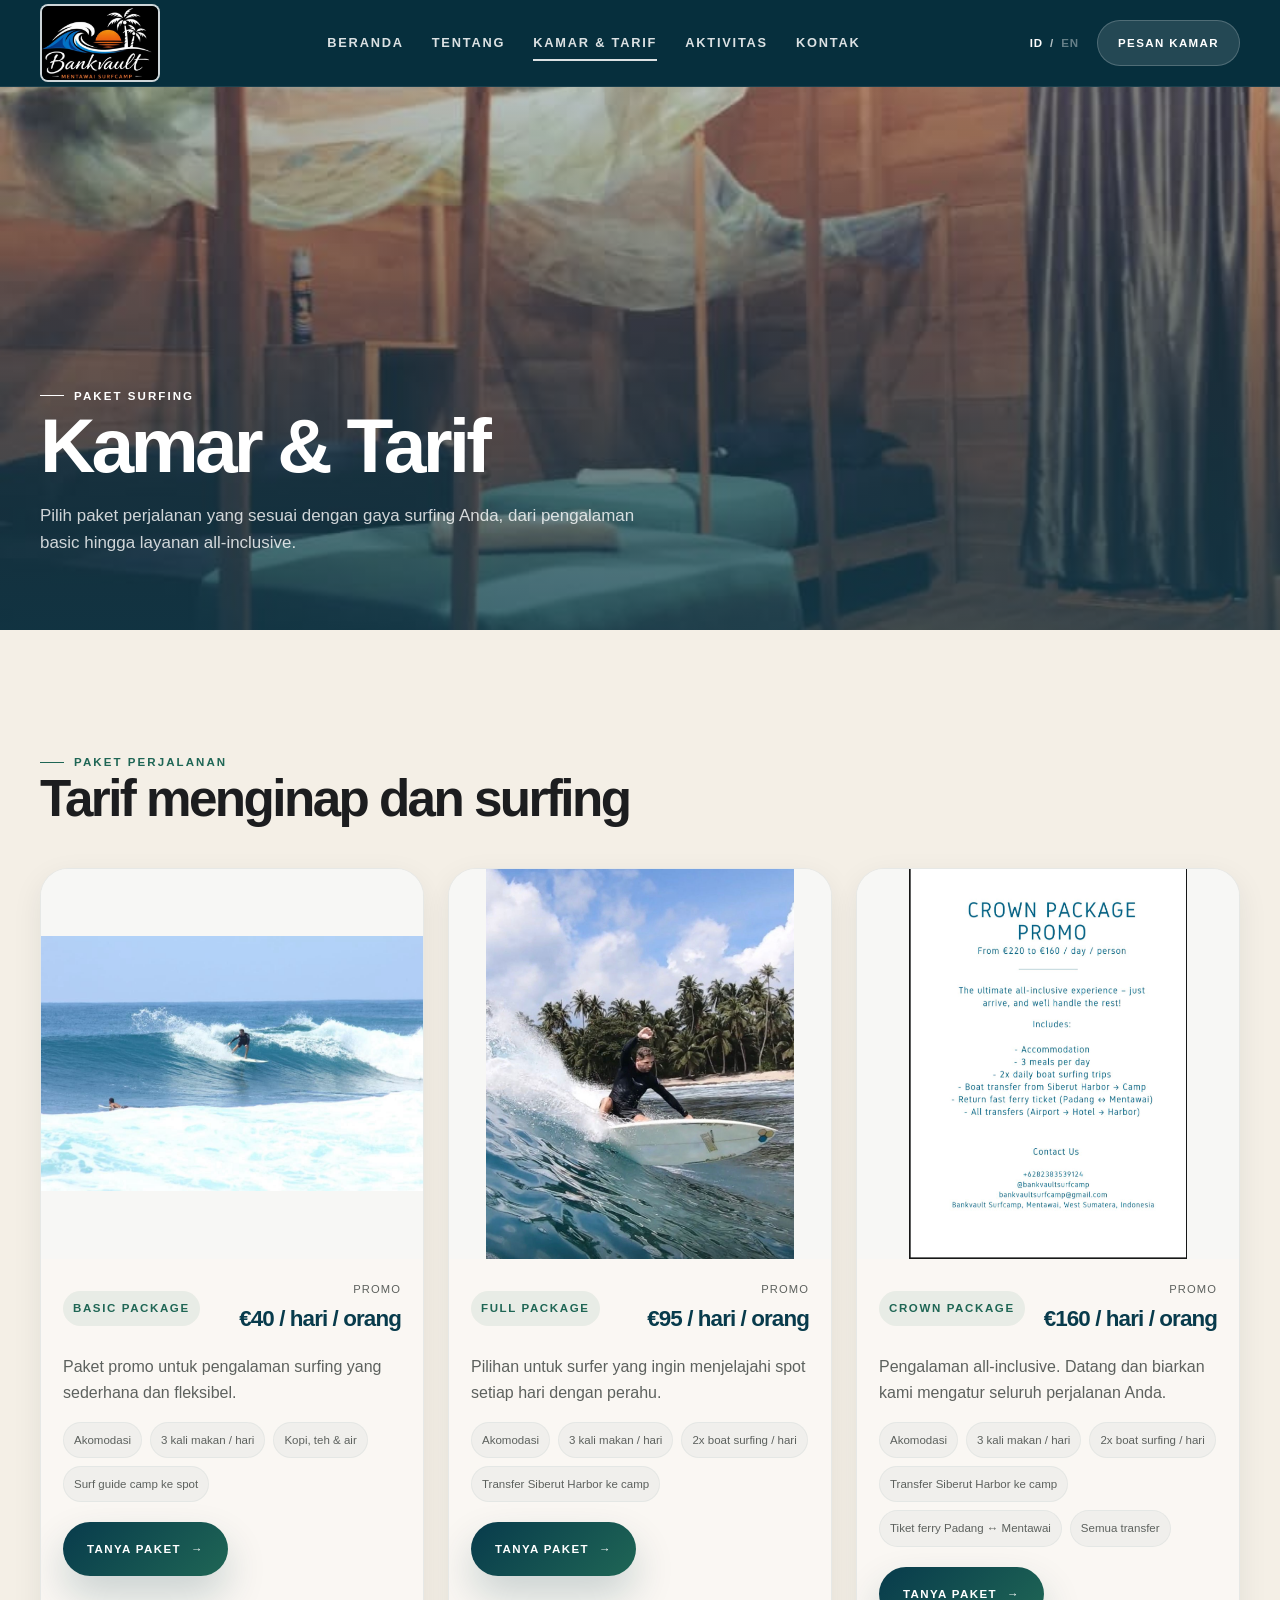
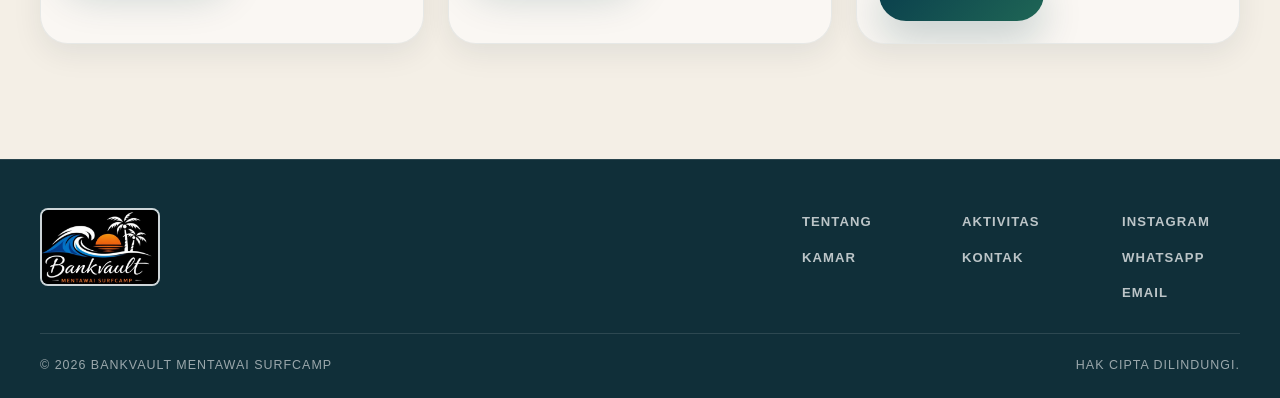
<file: rooms.html>
<!DOCTYPE html>
<html lang="id">
  <head>
    <meta charset="UTF-8" />
    <meta name="viewport" content="width=device-width, initial-scale=1.0" />
    <meta
      http-equiv="Content-Security-Policy"
      content="default-src 'self'; base-uri 'self'; object-src 'none'; frame-src 'none'; script-src 'self' https://cdn.jsdelivr.net; style-src 'self' 'unsafe-inline' https://fonts.googleapis.com; font-src https://fonts.gstatic.com; img-src 'self' data:; media-src 'self'; connect-src 'self'; form-action 'self'; upgrade-insecure-requests"
    />
<title>Kamar & Tarif | BANKVAULT Mentawai Surfcamp</title>
<meta name="description" content="Lihat pilihan paket surfing Bankvault Mentawai Surfcamp: Basic, Full, dan Crown Package." />
    <link rel="preconnect" href="https://fonts.googleapis.com" />
    <link rel="preconnect" href="https://fonts.gstatic.com" crossorigin />
    <link href="https://fonts.googleapis.com/css2?family=Inter:wght@400;500;600;700;800;900&family=Manrope:wght@400;500;600;700;800&family=Plus+Jakarta+Sans:wght@400;500;600;700;800&display=swap" rel="stylesheet" />
    <link rel="icon" href="logo.jpeg" type="image/jpeg" />
    <link rel="stylesheet" href="style.css" />
  </head>
  <body class="site-shell">
    <div class="scroll-progress"><div class="scroll-progress-bar"></div></div>
    <header class="topbar">
      <nav class="navbar" aria-label="Main navigation">
        <a class="brand" href="index.html"><img class="brand-logo" src="logo.jpeg" alt="Bankvault Mentawai Surfcamp" /></a>
        <button class="menu-toggle" type="button" aria-label="Buka menu" aria-expanded="false" aria-controls="site-navigation">
          <span></span><span></span><span></span>
        </button>
        <div class="nav-center" id="site-navigation">
          <a class="nav-link" href="index.html">Beranda</a>
          <a class="nav-link" href="about.html">Tentang</a>
          <a class="nav-link active" href="rooms.html">Kamar &amp; Tarif</a>
          <a class="nav-link" href="activities.html">Aktivitas</a>
          <a class="nav-link" href="contact.html">Kontak</a>
        </div>
        <div class="nav-actions">
          <div class="language-toggle" aria-label="Language selector">
            <button type="button" data-language="id" aria-label="Gunakan Bahasa Indonesia">ID</button>
            <span>/</span>
            <button type="button" data-language="en" aria-label="Use English">EN</button>
          </div>
          <a class="nav-cta" href="contact.html">Pesan Kamar</a>
        </div>
      </nav>
    </header>

    <main class="site-main">
      <section class="page-hero page-hero-rooms">
        <div class="container">
          <span class="eyebrow" style="color:#fff;">Paket surfing</span>
          <h1>Kamar &amp; Tarif</h1>
          <p>Pilih paket perjalanan yang sesuai dengan gaya surfing Anda, dari pengalaman basic hingga layanan all-inclusive.</p>
        </div>
      </section>

      <section class="section reveal">
        <div class="container">
          <div class="section-intro">
            <div>
              <span class="eyebrow">Paket perjalanan</span>
              <h2>Tarif menginap dan surfing</h2>
            </div>
          </div>

          <div class="rooms-grid">
            <article class="room-card package-card">
              <div class="room-image"><img src="dok8.jpeg" alt="Poster Basic Package" loading="lazy" /></div>
              <div class="room-content">
                <div class="room-meta"><span class="room-badge">BASIC PACKAGE</span><div class="room-price"><span class="price-label">Promo</span><span class="price-value">€40 / hari / orang</span></div></div>
                <p>Paket promo untuk pengalaman surfing yang sederhana dan fleksibel.</p>
                <div class="room-features"><span>Akomodasi</span><span>3 kali makan / hari</span><span>Kopi, teh &amp; air</span><span>Surf guide camp ke spot</span></div>
                <a class="btn btn-primary" href="contact.html">Tanya paket <span class="arrow">→</span></a>
              </div>
            </article>

            <article class="room-card package-card">
              <div class="room-image"><img src="dok5.jpeg" alt="Poster Full Package" loading="lazy" /></div>
              <div class="room-content">
                <div class="room-meta"><span class="room-badge">FULL PACKAGE</span><div class="room-price"><span class="price-label">Promo</span><span class="price-value">€95 / hari / orang</span></div></div>
                <p>Pilihan untuk surfer yang ingin menjelajahi spot setiap hari dengan perahu.</p>
                <div class="room-features"><span>Akomodasi</span><span>3 kali makan / hari</span><span>2x boat surfing / hari</span><span>Transfer Siberut Harbor ke camp</span></div>
                <a class="btn btn-primary" href="contact.html">Tanya paket <span class="arrow">→</span></a>
              </div>
            </article>

            <article class="room-card package-card">
              <div class="room-image"><img src="tarif1.png" alt="Poster Crown Package" loading="lazy" /></div>
              <div class="room-content">
                <div class="room-meta"><span class="room-badge">CROWN PACKAGE</span><div class="room-price"><span class="price-label">Promo</span><span class="price-value">€160 / hari / orang</span></div></div>
                <p>Pengalaman all-inclusive. Datang dan biarkan kami mengatur seluruh perjalanan Anda.</p>
                <div class="room-features"><span>Akomodasi</span><span>3 kali makan / hari</span><span>2x boat surfing / hari</span><span>Transfer Siberut Harbor ke camp</span><span>Tiket ferry Padang ↔ Mentawai</span><span>Semua transfer</span></div>
                <a class="btn btn-primary" href="contact.html">Tanya paket <span class="arrow">→</span></a>
              </div>
            </article>
          </div>
        </div>
      </section>
    </main>

    <footer class="footer">
      <div class="container">
        <div class="footer-inner">
            <div class="footer-brand"><a class="brand" href="index.html"><img class="brand-logo" src="logo.jpeg" alt="Bankvault Mentawai Surfcamp" /></a></div>
            <div class="footer-links"><ul><li><a href="about.html">Tentang</a></li><li><a href="rooms.html">Kamar</a></li></ul><ul><li><a href="activities.html">Aktivitas</a></li><li><a href="contact.html">Kontak</a></li></ul><ul><li><a href="https://instagram.com/jhonsile" target="_blank" rel="noreferrer">Instagram</a></li><li><a href="https://wa.me/628216255125" target="_blank" rel="noreferrer">WhatsApp</a></li><li><a href="https://mail.google.com/mail/?view=cm&amp;fs=1&amp;to=bankvaultsurfcamp@gmail.com" target="_blank" rel="noreferrer">Email</a></li></ul></div>
        </div>
          <div class="footer-bottom"><span>© 2026 BANKVAULT MENTAWAI SURFCAMP</span><span>Hak Cipta Dilindungi.</span></div>
      </div>
    </footer>

    <script src="https://cdn.jsdelivr.net/npm/gsap@3.12.5/dist/gsap.min.js"></script>
    <script src="anti-ads.js" defer></script>
    <script src="script.js"></script>
  </body>
</html>
</file>
<file: style.css>
:root {
  --bg: #f4efe6;
  --bg-strong: #efe7da;
  --surface: #ffffff;
  --surface-soft: rgba(255,255,255,0.12);
  --primary: #083b4c;
  --header: #062f3d;
  --footer: #102f39;
  --primary-soft: #0d556f;
  --secondary: #1f6655;
  --secondary-soft: #2d7d68;
  --accent: #d86a3b;
  --accent-soft: #f0b18d;
  --sand: #d9c7a1;
  --ink: #1c1d1f;
  --muted: #5d615e;
  --line: rgba(8,59,76,0.12);
  --shadow: 0 20px 60px rgba(8, 41, 58, 0.12);
  --card-shadow: 0 10px 30px rgba(14, 39, 53, 0.08);
  --radius-lg: 28px;
  --radius-md: 18px;
  --radius-sm: 12px;
  --container: min(1200px, calc(100vw - 48px));
  --nav-height: 86px;
  --transition: 0.5s cubic-bezier(0.22, 1, 0.36, 1);
}

* { box-sizing: border-box; }
html { scroll-behavior: smooth; }
body {
  margin: 0;
  font-family: 'Manrope', 'Inter', sans-serif;
  background: var(--bg);
  color: var(--ink);
  line-height: 1.6;
  overflow-x: hidden;
}
img { max-width: 100%; display: block; }
a { color: inherit; text-decoration: none; }
button, input, select, textarea { font: inherit; }

.container {
  width: var(--container);
  margin: 0 auto;
}

.section {
  position: relative;
  padding: clamp(80px, 9vw, 140px) 0;
}

.reveal,
.feature-card,
.room-card,
.activity-card,
.gallery-item,
.testimonial-slider,
.location-panel,
.contact-panel,
.booking-panel {
  opacity: 0;
  transform: translateY(28px);
  transition: opacity 0.8s ease, transform 0.8s ease;
}
.reveal.is-visible,
.feature-card.is-visible,
.room-card.is-visible,
.activity-card.is-visible,
.gallery-item.is-visible,
.testimonial-slider.is-visible,
.location-panel.is-visible,
.contact-panel.is-visible,
.booking-panel.is-visible {
  opacity: 1;
  transform: translateY(0);
}

.eyebrow {
  display: inline-flex;
  align-items: center;
  gap: 10px;
  text-transform: uppercase;
  letter-spacing: 0.18em;
  font-size: 0.72rem;
  color: var(--secondary);
  font-weight: 800;
}
.eyebrow::before {
  content: "";
  width: 24px;
  height: 1px;
  background: currentColor;
}

.gap-2 { gap: 18px; }

h1, h2, h3, h4 { margin: 0 0 18px; line-height: 1.05; font-family: 'Plus Jakarta Sans', 'Inter', sans-serif; letter-spacing: -0.05em; }
h1 { font-size: clamp(3rem, 6vw, 6.1rem); font-weight: 800; }
h2 { font-size: clamp(2.3rem, 4vw, 4rem); }
h3 { font-size: clamp(1.5rem, 2vw, 2.4rem); }
p { margin: 0 0 18px; color: var(--muted); }

.lead {
  font-size: 1.1rem;
  max-width: 620px;
}

.site-shell {
  position: relative;
  background: var(--bg);
}

.site-shell::before {
  content: "";
  position: fixed;
  inset: 0;
  background: radial-gradient(circle at top left, rgba(14, 96, 105, 0.08), transparent 38%);
  pointer-events: none;
  z-index: 0;
}

.topbar {
  position: fixed;
  inset: 0 0 auto 0;
  z-index: 40;
  background: var(--header);
  border-bottom: 1px solid rgba(255,255,255,0.08);
  transition: background var(--transition), border-color var(--transition), box-shadow var(--transition), backdrop-filter var(--transition);
}
.topbar.nav-scrolled {
  background: var(--header);
  box-shadow: 0 12px 36px rgba(4, 25, 32, 0.22);
  border-bottom-color: rgba(255,255,255,0.1);
}
.topbar.nav-scrolled .nav-link,
.topbar.nav-scrolled .nav-cta {
  color: white;
}

.navbar {
  width: var(--container);
  margin: 0 auto;
  height: var(--nav-height);
  display: flex;
  align-items: center;
  justify-content: space-between;
}

.brand {
  display: inline-flex;
  align-items: center;
  font-weight: 800;
  letter-spacing: 0.08em;
  text-transform: uppercase;
  color: white;
  transition: color var(--transition);
}
.nav-scrolled .brand { color: white; }
.brand-logo {
  width: 120px;
  height: 78px;
  padding: 0;
  object-fit: fill;
  border: 2px solid rgba(255,255,255,0.8);
  border-radius: 8px;
  background: var(--header);
}

.nav-center {
  display: flex;
  align-items: center;
  gap: 28px;
}
.menu-toggle { display: none; }
.nav-link {
  color: rgba(255,255,255,0.86);
  font-size: 0.8rem;
  letter-spacing: 0.14em;
  text-transform: uppercase;
  font-weight: 700;
  position: relative;
  transition: color var(--transition);
}
.nav-link::after {
  content: "";
  position: absolute;
  left: 0;
  bottom: -8px;
  width: 100%;
  height: 2px;
  background: currentColor;
  transform: scaleX(0);
  transform-origin: left;
  transition: transform 0.35s ease;
}
.nav-link:hover::after,
.nav-link.active::after { transform: scaleX(1); }

.nav-actions {
  display: flex;
  align-items: center;
  gap: 16px;
}
.language-toggle {
  display: inline-flex;
  align-items: center;
  gap: 5px;
  color: rgba(255,255,255,0.7);
  font-size: 0.72rem;
  font-weight: 800;
  letter-spacing: 0.08em;
}
.language-toggle button {
  padding: 5px 2px;
  border: 0;
  background: transparent;
  color: inherit;
  cursor: pointer;
  font-size: inherit;
  font-weight: inherit;
  letter-spacing: inherit;
  transition: color 0.2s ease, opacity 0.2s ease;
}
.language-toggle button:hover,
.language-toggle button.active {
  color: #fff;
}
.language-toggle button:not(.active) {
  opacity: 0.55;
}
.nav-cta {
  display: inline-flex;
  align-items: center;
  justify-content: center;
  min-height: 46px;
  padding: 0 20px;
  border-radius: 999px;
  background: rgba(255,255,255,0.12);
  border: 1px solid rgba(255,255,255,0.2);
  color: white;
  font-size: 0.72rem;
  letter-spacing: 0.12em;
  text-transform: uppercase;
  font-weight: 800;
  transition: transform var(--transition), background var(--transition), border-color var(--transition), color var(--transition), box-shadow var(--transition);
}
.nav-scrolled .nav-cta {
  background: var(--primary);
  border-color: transparent;
  color: white;
  box-shadow: 0 10px 24px rgba(8,59,76,0.18);
}
.nav-cta:hover,
.btn:hover,
.button:hover {
  transform: translateY(-2px);
}

.site-main {
  position: relative;
  z-index: 1;
  animation: pageEnter 0.8s cubic-bezier(0.22, 1, 0.36, 1) both;
}

.footer {
  animation: pageEnter 0.8s 0.12s cubic-bezier(0.22, 1, 0.36, 1) both;
}

@keyframes pageEnter {
  from {
    opacity: 0;
    transform: translateY(18px);
  }
  to {
    opacity: 1;
    transform: translateY(0);
  }
}

.hero {
  position: relative;
  min-height: 100vh;
  display: grid;
  place-items: center;
  overflow: hidden;
  background: linear-gradient(180deg, rgba(8,59,76,0.26), rgba(8,59,76,0.5)), url('bcg1.jpeg');
}
.hero::before {
  content: "";
  position: absolute;
  inset: 0;
  background: linear-gradient(180deg, rgba(8,59,76,0.15), rgba(8,59,76,0.58));
}
.hero-media {
  position: absolute;
  inset: -10% -5%;
  background: url('bcg1.jpeg') center/cover no-repeat;
  transform: scale(1.08);
  animation: slowZoom 18s ease-in-out alternate infinite;
}
@keyframes slowZoom {
  0% { transform: scale(1.05); }
  100% { transform: scale(1.13); }
}
.hero-content {
  position: relative;
  z-index: 1;
  width: var(--container);
  padding-top: 2rem;
  color: #fff;
  text-shadow: 0 3px 14px rgba(0, 0, 0, 0.55);
}
.hero-copy {
  max-width: 720px;
}
.kicker {
  display: inline-block;
  margin-bottom: 18px;
  padding: 10px 16px;
  font-size: 0.7rem;
  letter-spacing: 0.22em;
  text-transform: uppercase;
  border: 1px solid rgba(255,255,255,0.2);
  border-radius: 999px;
  background: rgba(255,255,255,0.04);
  backdrop-filter: blur(6px);
}
.hero h1 {
  margin-bottom: 18px;
}
.hero h1 .light {
  display: block;
  font-weight: 500;
  opacity: 1;
}
.hero-sub {
  max-width: 620px;
  margin-bottom: 28px;
  color: #fff;
  font-size: 1.08rem;
}
.hero-actions {
  display: flex;
  align-items: center;
  gap: 18px;
  flex-wrap: wrap;
  margin-bottom: 40px;
}
.btn,
.button {
  display: inline-flex;
  align-items: center;
  justify-content: center;
  gap: 10px;
  min-height: 54px;
  padding: 0 24px;
  border-radius: 999px;
  font-size: 0.72rem;
  letter-spacing: 0.12em;
  text-transform: uppercase;
  font-weight: 800;
  transition: transform var(--transition), background var(--transition), color var(--transition), border-color var(--transition), box-shadow var(--transition);
  cursor: pointer;
}
.btn-primary,
.button-primary {
  background: linear-gradient(135deg, var(--primary) 0%, var(--secondary) 100%);
  color: white;
  text-shadow: none;
  box-shadow: 0 20px 40px rgba(8,59,76,0.2);
}
.btn-secondary,
.button-secondary {
  background: transparent;
  color: white;
  border: 1px solid rgba(255,255,255,0.3);
}
.btn .arrow,
.button .arrow {
  display: inline-block;
  transition: transform 0.35s ease;
}
.btn:hover .arrow,
.button:hover .arrow { transform: translateX(4px); }

.hero-scroll {
  display: inline-flex;
  align-items: center;
  gap: 14px;
  color: rgba(255,255,255,0.72);
  letter-spacing: 0.18em;
  text-transform: uppercase;
  font-size: 0.7rem;
  font-weight: 700;
}
.hero-scroll .scroll-line {
  width: 1px;
  height: 52px;
  background: rgba(255,255,255,0.38);
  position: relative;
  overflow: hidden;
}
.hero-scroll .scroll-line::after {
  content: "";
  position: absolute;
  left: 0;
  top: -100%;
  width: 100%;
  height: 100%;
  background: linear-gradient(180deg, transparent, rgba(255,255,255,0.9), transparent);
  animation: scrollPulse 1.8s ease-in-out infinite;
}
@keyframes scrollPulse {
  0% { transform: translateY(0); }
  100% { transform: translateY(200%); }
}

.section-intro {
  display: flex;
  align-items: end;
  justify-content: space-between;
  gap: 30px;
  margin-bottom: 42px;
}
.section-intro h2 { margin-bottom: 0; }

.grid-2 {
  display: grid;
  grid-template-columns: 1.06fr 0.94fr;
  gap: clamp(24px, 4vw, 56px);
  align-items: center;
}

.image-card {
  position: relative;
  overflow: hidden;
  border-radius: var(--radius-lg);
  box-shadow: var(--shadow);
}
.image-card img {
  width: 100%;
  height: 100%;
  object-fit: cover;
  transition: transform 0.8s ease;
}
.image-card:hover img { transform: scale(1.05); }
.image-stack {
  display: grid;
  grid-template-columns: 1.2fr 0.8fr;
  gap: 20px;
}
.image-stack .image-card:nth-child(1) { min-height: 540px; }
.image-stack .image-card:nth-child(2) { min-height: 480px; }

.intro-copy {
  padding: 18px 0;
}
.metric-row {
  display: grid;
  grid-template-columns: repeat(3, minmax(0,1fr));
  margin-top: 28px;
  gap: 18px;
}
.metric {
  padding-top: 18px;
  border-top: 1px solid var(--line);
}
.metric strong {
  display: block;
  font-size: clamp(1.8rem, 4vw, 3rem);
  line-height: 1;
  font-family: 'Plus Jakarta Sans', 'Inter', sans-serif;
  color: var(--primary);
}
.metric span {
  display: block;
  margin-top: 8px;
  font-size: 0.78rem;
  line-height: 1.5;
  letter-spacing: 0.12em;
  text-transform: uppercase;
  color: var(--muted);
}

.about-panel,
.location-panel,
.booking-panel {
  background: rgba(255,255,255,0.38);
  border: 1px solid rgba(8,59,76,0.08);
  border-radius: var(--radius-lg);
  box-shadow: var(--card-shadow);
}

.about-panel {
  padding: clamp(22px, 3vw, 38px);
}
.about-panel p + p { margin-top: 14px; }

.feature-grid {
  display: grid;
  grid-template-columns: repeat(3, minmax(0,1fr));
  gap: 20px;
  margin-top: 44px;
}
.feature-card {
  padding: 28px 22px;
  background: rgba(255,255,255,0.5);
  border: 1px solid rgba(8,59,76,0.06);
  border-radius: var(--radius-md);
  box-shadow: var(--card-shadow);
  transition: transform 0.3s ease, box-shadow 0.3s ease;
}
.feature-card:hover {
  transform: translateY(-6px);
  box-shadow: 0 20px 40px rgba(8,59,76,0.08);
}
.feature-icon {
  width: 52px;
  height: 52px;
  display: grid;
  place-items: center;
  margin-bottom: 18px;
  border-radius: 14px;
  background: rgba(31, 102, 85, 0.08);
  color: var(--secondary);
  font-size: 1.4rem;
}
.feature-card h3 {
  margin-bottom: 10px;
  font-size: 1.2rem;
}

.surf-feature {
  position: relative;
  overflow: hidden;
  border-radius: var(--radius-lg);
  min-height: 620px;
  background: linear-gradient(180deg, rgba(8,59,76,0.1), rgba(8,59,76,0.4)), url('https://images.unsplash.com/photo-1502680390469-be75c86b636f?auto=format&fit=crop&w=1600&q=80') center/cover no-repeat;
}
.surf-overlay {
  position: absolute;
  inset: auto 0 0 0;
  padding: clamp(28px,3vw,42px);
  color: white;
}
.stat-grid {
  display: grid;
  grid-template-columns: repeat(3, minmax(0,1fr));
  gap: 20px;
  margin-top: 26px;
}
.stat-box {
  padding: 20px 18px;
  background: rgba(255,255,255,0.08);
  backdrop-filter: blur(10px);
  border: 1px solid rgba(255,255,255,0.06);
  border-radius: 16px;
}
.stat-box strong {
  display: block;
  font-size: clamp(1.8rem, 2vw, 2.7rem);
  font-family: 'Plus Jakarta Sans', 'Inter', sans-serif;
  color: white;
}
.stat-box span {
  display: block;
  font-size: 0.76rem;
  letter-spacing: 0.12em;
  text-transform: uppercase;
  color: rgba(255,255,255,0.7);
}

.rooms-grid,
.activity-grid,
.gallery-grid,
.testimonial-grid {
  display: grid;
  gap: 24px;
}
.rooms-grid {
  grid-template-columns: repeat(3, minmax(0,1fr));
}
.room-card {
  background: rgba(255,255,255,0.5);
  border: 1px solid rgba(8,59,76,0.08);
  border-radius: var(--radius-lg);
  overflow: hidden;
  box-shadow: var(--card-shadow);
  transition: transform 0.35s ease, box-shadow 0.35s ease;
}
.room-card:hover {
  transform: translateY(-8px);
  box-shadow: 0 24px 46px rgba(8,59,76,0.1);
}
.room-image {
  height: 260px;
  overflow: hidden;
}
.room-image img {
  width: 100%;
  height: 100%;
  object-fit: cover;
  transition: transform 0.8s ease;
}
.package-card .room-image {
  height: 390px;
  background: #f7f7f5;
}
.package-card .room-image img {
  object-fit: contain;
}
.package-card:hover .room-image img { transform: scale(1.02); }
.room-card:hover .room-image img { transform: scale(1.06); }
.room-content {
  padding: 22px;
}
.room-content p {
  margin-bottom: 16px;
}
.room-meta {
  display: flex;
  justify-content: space-between;
  align-items: center;
  margin-bottom: 18px;
}
.room-badge {
  font-size: 0.72rem;
  letter-spacing: 0.14em;
  text-transform: uppercase;
  color: var(--secondary);
  background: rgba(31, 102, 85, 0.08);
  padding: 8px 10px;
  border-radius: 999px;
  font-weight: 800;
}
.room-price {
  display: flex;
  flex-direction: column;
  align-items: flex-end;
  gap: 2px;
}
.price-label {
  font-size: 0.7rem;
  text-transform: uppercase;
  letter-spacing: 0.1em;
  color: var(--muted);
}
.price-value {
  font-family: 'Plus Jakarta Sans', 'Inter', sans-serif;
  font-weight: 800;
  letter-spacing: -0.04em;
  color: var(--primary);
  font-size: 1.4rem;
}
.room-features {
  display: flex;
  flex-wrap: wrap;
  gap: 8px;
  margin-bottom: 20px;
}
.room-features span {
  padding: 8px 10px;
  border-radius: 999px;
  background: rgba(8,59,76,0.04);
  color: var(--muted);
  font-size: 0.72rem;
  border: 1px solid rgba(8,59,76,0.05);
}
.price-toggle {
  display: inline-flex;
  gap: 6px;
  background: rgba(8,59,76,0.06);
  border-radius: 999px;
  padding: 6px;
  margin-bottom: 22px;
}
.price-toggle button {
  border: none;
  background: transparent;
  color: var(--muted);
  letter-spacing: 0.08em;
  text-transform: uppercase;
  font-weight: 800;
  font-size: 0.68rem;
  padding: 10px 14px;
  border-radius: 999px;
  cursor: pointer;
}
.price-toggle button.active {
  background: var(--primary);
  color: white;
}

.activity-grid {
  grid-template-columns: repeat(4, minmax(0,1fr));
}
.activity-card {
  position: relative;
  min-height: 360px;
  overflow: hidden;
  border-radius: var(--radius-lg);
  box-shadow: var(--card-shadow);
}
.activity-card img {
  width: 100%;
  height: 100%;
  object-fit: cover;
  transition: transform 0.7s ease;
}
.activity-card:hover img { transform: scale(1.08); }
.activity-content {
  position: absolute;
  inset: auto 0 0 0;
  padding: 24px;
  background: linear-gradient(180deg, transparent, rgba(8,59,76,0.7));
  color: white;
}
.activity-content h3 {
  margin: 0;
  font-size: 1.1rem;
}
.activity-arrow {
  display: inline-flex;
  width: 32px;
  height: 32px;
  border-radius: 50%;
  background: rgba(255,255,255,0.15);
  align-items: center;
  justify-content: center;
  transition: transform 0.35s ease;
}
.activity-card:hover .activity-arrow { transform: translateX(6px); }

.gallery-grid {
  grid-template-columns: repeat(12, minmax(0,1fr));
  grid-auto-rows: 180px;
}
.gallery-item {
  grid-column: span 4;
  position: relative;
  overflow: hidden;
  border-radius: 22px;
  cursor: pointer;
  box-shadow: var(--card-shadow);
}
.gallery-item.tall { grid-row: span 2; }
.gallery-item.wide { grid-column: span 8; }
.gallery-item img {
  width: 100%;
  height: 100%;
  object-fit: cover;
  transition: transform 0.75s ease, filter 0.35s ease;
}
.gallery-item:hover img { transform: scale(1.06); }
.gallery-item::after {
  content: "";
  position: absolute;
  inset: 0;
  background: linear-gradient(180deg, rgba(8,59,76,0.1), rgba(8,59,76,0.5));
}
.gallery-filters {
  display: flex;
  flex-wrap: wrap;
  gap: 10px;
  margin: 0 0 28px;
}
.filter-button {
  border: 1px solid rgba(8,59,76,0.12);
  background: rgba(255,255,255,0.4);
  color: var(--primary);
  text-transform: uppercase;
  letter-spacing: 0.12em;
  font-size: 0.68rem;
  font-weight: 800;
  min-height: 44px;
  padding: 0 16px;
  border-radius: 999px;
  cursor: pointer;
}
.filter-button.active {
  background: var(--primary);
  color: white;
  border-color: transparent;
}

.lightbox {
  position: fixed;
  inset: 0;
  background: rgba(8, 20, 28, 0.82);
  display: grid;
  place-items: center;
  z-index: 90;
  opacity: 0;
  visibility: hidden;
  transition: opacity 0.35s ease, visibility 0.35s ease;
}
.lightbox.open {
  opacity: 1;
  visibility: visible;
}
.lightbox-inner {
  position: relative;
  width: min(80vw, 960px);
}
.lightbox-inner img {
  width: 100%;
  max-height: 76vh;
  object-fit: cover;
  border-radius: 24px;
  box-shadow: 0 30px 80px rgba(0,0,0,0.32);
}
.lightbox-close,
.lightbox-prev,
.lightbox-next {
  position: absolute;
  width: 48px;
  height: 48px;
  border: 1px solid rgba(255,255,255,0.18);
  border-radius: 50%;
  background: rgba(255,255,255,0.08);
  color: white;
  display: grid;
  place-items: center;
  cursor: pointer;
}
.lightbox-close { top: -18px; right: -18px; }
.lightbox-prev { left: -18px; top: 50%; transform: translateY(-50%); }
.lightbox-next { right: -18px; top: 50%; transform: translateY(-50%); }

.testimonial-slider {
  position: relative;
  overflow: hidden;
  background: rgba(255,255,255,0.42);
  border-radius: var(--radius-lg);
  border: 1px solid rgba(8,59,76,0.08);
  box-shadow: var(--card-shadow);
}
.testimonial-track {
  display: flex;
  transition: transform 0.6s ease;
}
.testimonial-slide {
  min-width: 100%;
  padding: clamp(28px, 3vw, 46px);
}
.testimonial-rating {
  color: #f4b333;
  letter-spacing: 0.18em;
  font-size: 0.82rem;
  margin-bottom: 12px;
}
.testimonial-quote {
  font-size: clamp(1.3rem, 2.5vw, 2.3rem);
  line-height: 1.3;
  color: var(--primary);
  font-family: 'Plus Jakarta Sans', 'Inter', sans-serif;
  letter-spacing: -0.04em;
}
.testimonial-meta {
  display: flex;
  align-items: center;
  gap: 16px;
  margin-top: 24px;
}
.testimonial-meta img {
  width: 52px;
  height: 52px;
  border-radius: 50%;
  object-fit: cover;
}
.slider-controls {
  display: flex;
  justify-content: flex-end;
  gap: 10px;
  margin-top: 18px;
}
.slider-button {
  width: 46px;
  height: 46px;
  border-radius: 50%;
  border: 1px solid rgba(8,59,76,0.11);
  background: rgba(255,255,255,0.7);
  cursor: pointer;
}

.location-grid {
  display: grid;
  grid-template-columns: 1fr 1.2fr;
  gap: 24px;
}
.location-panel {
  padding: clamp(22px, 3vw, 32px);
}
.map-box {
  min-height: 420px;
  background: linear-gradient(180deg, rgba(8,59,76,0.2), rgba(31,102,85,0.2)), url('dok4.jpeg') center/cover no-repeat;
  border-radius: var(--radius-lg);
  position: relative;
  overflow: hidden;
  display: block;
  cursor: pointer;
}
.map-box::before {
  content: "";
  position: absolute;
  inset: 0;
  background: linear-gradient(180deg, rgba(8,59,76,0.08), rgba(8,59,76,0.25));
}
.map-link {
  position: absolute;
  z-index: 1;
  left: 24px;
  bottom: 24px;
  padding: 12px 16px;
  border-radius: 999px;
  background: rgba(6,47,61,0.9);
  color: #fff;
  font-size: 0.78rem;
  font-weight: 800;
  letter-spacing: 0.04em;
}
.travel-list {
  display: grid;
  gap: 12px;
  margin-top: 26px;
}
.travel-item {
  display: flex;
  justify-content: space-between;
  gap: 18px;
  padding: 14px 0;
  border-bottom: 1px solid rgba(8,59,76,0.08);
}
.travel-item span:first-child {
  color: var(--muted);
}
.travel-item strong {
  text-align: right;
  color: var(--primary);
}

.booking-callout {
  background: linear-gradient(135deg, var(--primary), var(--secondary));
  color: white;
  border-radius: var(--radius-lg);
  padding: clamp(24px, 3vw, 38px);
  box-shadow: var(--shadow);
}
.booking-callout p { color: rgba(255,255,255,0.78); }
.booking-callout .btn { margin-top: 10px; }

.contact-shell {
  display: grid;
  grid-template-columns: 0.9fr 1.1fr;
  gap: 28px;
}
.contact-shell-full {
  display: block;
}
.contact-full-block {
  background: rgba(255,255,255,0.52);
  border: 1px solid rgba(8,59,76,0.08);
  border-radius: var(--radius-lg);
  box-shadow: var(--card-shadow);
  padding: clamp(28px, 4vw, 42px);
}
.contact-full-block h2 {
  margin-bottom: 12px;
}
.contact-full-block p {
  max-width: 680px;
  margin-bottom: 0;
}
.contact-panel,
.booking-panel {
  padding: clamp(24px,3vw,36px);
}
.contact-links {
  display: grid;
  gap: 20px;
  margin-top: 24px;
}
.contact-links-full {
  grid-template-columns: repeat(2, minmax(0, 1fr));
}
.contact-item {
  display: flex;
  gap: 14px;
  align-items: center;
  padding: 16px 18px;
  border-radius: 16px;
  background: rgba(8,59,76,0.04);
  transition: transform 0.25s ease, box-shadow 0.25s ease;
}
.contact-item > div:last-child {
  min-width: 0;
  overflow-wrap: anywhere;
}
.contact-item:hover {
  transform: translateY(-3px);
  box-shadow: 0 12px 26px rgba(8,59,76,0.08);
}
.contact-icon {
  width: 42px;
  height: 42px;
  display: grid;
  place-items: center;
  border-radius: 12px;
  background: rgba(31,98,85,0.1);
  color: var(--secondary);
}
.form-grid {
  display: grid;
  grid-template-columns: repeat(2, minmax(0,1fr));
  gap: 18px;
}
.form-grid .full-span { grid-column: 1 / -1; }
.field {
  display: flex;
  flex-direction: column;
  gap: 8px;
  font-size: 0.8rem;
  font-weight: 700;
  letter-spacing: 0.08em;
  text-transform: uppercase;
  color: var(--primary);
}
.field input,
.field select,
.field textarea {
  width: 100%;
  min-height: 54px;
  border-radius: 14px;
  border: 1px solid rgba(8,59,76,0.12);
  background: rgba(255,255,255,0.7);
  padding: 16px 18px;
  color: var(--ink);
}
.field textarea {
  min-height: 140px;
  resize: vertical;
}

.footer {
  padding: 48px 0 22px;
  background: var(--footer);
  border-top: 1px solid rgba(255,255,255,0.1);
}
.footer-inner {
  display: flex;
  justify-content: space-between;
  align-items: flex-start;
  gap: 24px;
  padding-bottom: 28px;
}
.footer-brand {
  flex: 0 0 160px;
  max-width: 160px;
}
.footer-brand .brand { color: white; }
.footer-brand p { color: rgba(255,255,255,0.68); }
.footer-links {
  display: flex;
  gap: 42px;
  align-items: flex-start;
  justify-content: flex-end;
  flex: 1;
  flex-wrap: wrap;
}
.footer-links ul {
  list-style: none;
  padding: 0;
  margin: 0;
  min-width: 118px;
  display: grid;
  gap: 10px;
}
.footer-links a {
  color: rgba(255,255,255,0.72);
  font-size: 0.82rem;
  letter-spacing: 0.08em;
  text-transform: uppercase;
  font-weight: 700;
}
.footer-bottom {
  display: flex;
  justify-content: space-between;
  align-items: center;
  gap: 20px;
  padding-top: 22px;
  border-top: 1px solid rgba(255,255,255,0.12);
  font-size: 0.78rem;
  color: rgba(255,255,255,0.58);
  letter-spacing: 0.08em;
  text-transform: uppercase;
}

.page-hero {
  position: relative;
  min-height: 70vh;
  display: flex;
  align-items: end;
  padding-top: 120px;
  background: linear-gradient(180deg, rgba(8,59,76,0.3), rgba(8,59,76,0.56)), url('dok8.jpeg') center/cover no-repeat;
}
.page-hero-about {
  background-image: linear-gradient(180deg, rgba(8,59,76,0.2), rgba(8,59,76,0.68)), url('dok9.jpeg');
  background-position: center;
  background-size: cover;
}
.page-hero-rooms {
  background-image: linear-gradient(180deg, rgba(8,59,76,0.16), rgba(8,59,76,0.7)), url('dok3.jpeg');
  background-position: center 42%;
  background-size: cover;
}
.page-hero-contact {
  background-image: linear-gradient(180deg, rgba(8,59,76,0.18), rgba(8,59,76,0.62)), url('dok12.jpeg');
  background-position: center;
  background-size: cover;
}
.page-hero .container { position: relative; z-index: 1; padding-bottom: 56px; }
.page-hero h1 {
  color: white;
  margin-bottom: 16px;
}
.page-hero p {
  color: rgba(255,255,255,0.8);
  max-width: 620px;
  font-size: 1.06rem;
}

.masonry-layout {
  display: grid;
  grid-template-columns: repeat(3, minmax(0,1fr));
  gap: 24px;
}
.masonry-item {
  display: flex;
  flex-direction: column;
  overflow: hidden;
  border-radius: var(--radius-lg);
  min-height: 360px;
  background: var(--surface);
  box-shadow: var(--card-shadow);
}
.masonry-item img {
  width: 100%;
  height: 250px;
  object-fit: cover;
  transition: transform 0.8s ease;
}
.masonry-item:hover img { transform: scale(1.06); }
.masonry-item .activity-content {
  position: static;
  padding: 22px;
  margin-top: auto;
  background: var(--surface);
  color: var(--primary);
}
.masonry-item .activity-content h3 { color: var(--primary); }

.section-video {
  padding-top: 0;
}
.activity-video-grid {
  display: grid;
  grid-template-columns: repeat(3, minmax(0, 1fr));
  gap: 24px;
  margin-top: 36px;
}
.activity-video-card {
  overflow: hidden;
  border-radius: var(--radius-lg);
  background: var(--surface);
  box-shadow: var(--card-shadow);
}
.activity-video-frame {
  position: relative;
  aspect-ratio: 16 / 10;
  background: var(--primary);
}
.activity-video-card video {
  display: block;
  width: 100%;
  height: 100%;
  background: var(--primary);
  object-fit: cover;
}
.activity-video-content {
  display: flex;
  align-items: baseline;
  gap: 14px;
  padding: 20px 22px 22px;
}
.activity-video-content span {
  color: var(--accent);
  font-size: 0.72rem;
  font-weight: 800;
  letter-spacing: 0.14em;
}
.activity-video-content h3 {
  margin: 0;
  color: var(--primary);
  font-size: 1.15rem;
}

.page-section {
  padding-top: clamp(70px, 7vw, 110px);
}

.focus-grid {
  display: grid;
  grid-template-columns: repeat(3, minmax(0,1fr));
  gap: 24px;
}
.focus-card {
  background: rgba(255,255,255,0.42);
  border: 1px solid rgba(8,59,76,0.07);
  border-radius: var(--radius-lg);
  padding: 28px 22px;
}

.scroll-progress {
  position: fixed;
  inset: 0 0 auto 0;
  height: 3px;
  background: rgba(8,59,76,0.06);
  z-index: 90;
}
.scroll-progress-bar {
  width: 0;
  height: 100%;
  background: linear-gradient(90deg, var(--secondary), var(--accent));
}

.hidden { display: none !important; }

@media (max-width: 1024px) {
  .navbar { position: relative; }
  .menu-toggle {
    display: inline-flex;
    width: 44px;
    height: 44px;
    margin-left: auto;
    margin-right: 10px;
    padding: 10px;
    border: 1px solid rgba(255,255,255,0.22);
    border-radius: 10px;
    background: rgba(255,255,255,0.08);
    flex-direction: column;
    justify-content: center;
    gap: 5px;
    cursor: pointer;
  }
  .menu-toggle span {
    display: block;
    width: 100%;
    height: 2px;
    background: #fff;
    transition: transform 0.25s ease, opacity 0.25s ease;
  }
  .menu-toggle[aria-expanded="true"] span:first-child { transform: translateY(7px) rotate(45deg); }
  .menu-toggle[aria-expanded="true"] span:nth-child(2) { opacity: 0; }
  .menu-toggle[aria-expanded="true"] span:last-child { transform: translateY(-7px) rotate(-45deg); }
  .nav-center {
    position: absolute;
    top: calc(100% + 10px);
    left: 0;
    right: 0;
    display: flex;
    flex-direction: column;
    align-items: stretch;
    gap: 0;
    padding: 8px;
    background: var(--header);
    border: 1px solid rgba(255,255,255,0.12);
    border-radius: 14px;
    box-shadow: 0 18px 35px rgba(4, 25, 32, 0.25);
    opacity: 0;
    pointer-events: none;
    transform: translateY(-8px);
    transition: opacity 0.2s ease, transform 0.2s ease;
  }
  .nav-center.is-open { opacity: 1; pointer-events: auto; transform: translateY(0); }
  .nav-link { padding: 13px 14px; font-size: 0.72rem; }
  .nav-link::after { display: none; }
  .nav-actions .nav-cta {
    display: inline-flex;
    min-height: 42px;
    padding: 0 14px;
    font-size: 0.64rem;
  }
  .grid-2,
  .location-grid,
  .contact-shell,
  .feature-grid,
  .focus-grid {
    grid-template-columns: 1fr;
  }
  .rooms-grid,
  .activity-grid,
  .activity-video-grid {
    grid-template-columns: repeat(2, minmax(0,1fr));
  }
  .image-stack { grid-template-columns: 1fr; }
  .metric-row,
  .stat-grid { grid-template-columns: repeat(2, minmax(0,1fr)); }
  .masonry-layout { grid-template-columns: repeat(2, minmax(0,1fr)); }
}

@media (max-width: 720px) {
  :root { --container: min(100vw - 28px, 1000px); }
  .navbar {
    height: auto;
    min-height: 72px;
    flex-wrap: wrap;
    padding-top: 9px;
  }
  .brand-logo { width: 84px; height: 54px; }
  .nav-actions { gap: 8px; }
  .language-toggle { font-size: 0.65rem; }
  .nav-actions .nav-cta { min-height: 38px; padding: 0 9px; font-size: 0.55rem; letter-spacing: 0.08em; }
  .menu-toggle { width: 40px; height: 40px; margin-right: 6px; }
  .nav-center,
  .nav-center.is-open {
    position: absolute;
    top: calc(100% + 8px);
    left: 0;
    right: 0;
    width: auto;
    min-width: 0;
    margin-top: 0;
    padding: 8px;
    display: flex;
    flex-direction: column;
    align-items: stretch;
    gap: 0;
    opacity: 0;
    pointer-events: none;
    transform: translateY(-8px);
    background: var(--header);
    border: 1px solid rgba(255,255,255,0.12);
    border-radius: 14px;
    box-shadow: 0 18px 35px rgba(4, 25, 32, 0.25);
  }
  .nav-center.is-open { opacity: 1; pointer-events: auto; transform: translateY(0); }
  .nav-link { padding: 13px 14px; font-size: 0.72rem; }
  .nav-link::after { display: none; }
  .masonry-layout { grid-template-columns: 1fr; gap: 20px; }
  .masonry-item { min-height: 0; }
  .masonry-item img { height: 230px; }
  .hero { min-height: 86vh; }
  .hero-content { padding-top: 4rem; }
  .hero h1 { font-size: clamp(2.55rem, 13vw, 4rem); }
  .hero-actions { flex-direction: column; align-items: flex-start; }
  .hero-sub { font-size: 0.92rem; line-height: 1.55; }
  .section-intro { flex-direction: column; align-items: flex-start; }
  .metric-row,
  .stat-grid,
  .gallery-grid,
  .form-grid,
  .rooms-grid,
  .activity-grid,
  .activity-video-grid { grid-template-columns: 1fr; }
  .gallery-item,
  .gallery-item.wide,
  .gallery-item.tall { grid-column: span 12; grid-row: span 1; }
  .footer-inner,
  .footer-bottom {
    flex-direction: column;
  }
  .footer-inner {
    gap: 28px;
  }
  .footer-brand {
    flex-basis: auto;
  }
  .footer-links {
    width: 100%;
    justify-content: flex-start;
    gap: 28px;
  }
  .footer-bottom {
    align-items: flex-start;
  }
  .site-main,
  .footer {
    animation: none;
  }
  .page-hero { min-height: 58vh; }
  .section { padding: 64px 0; }
  .section-intro { margin-bottom: 28px; }
  .contact-links-full { grid-template-columns: 1fr; }
  .contact-item { align-items: flex-start; }
  h2 { font-size: clamp(2rem, 10vw, 3rem); }
}
</file>
